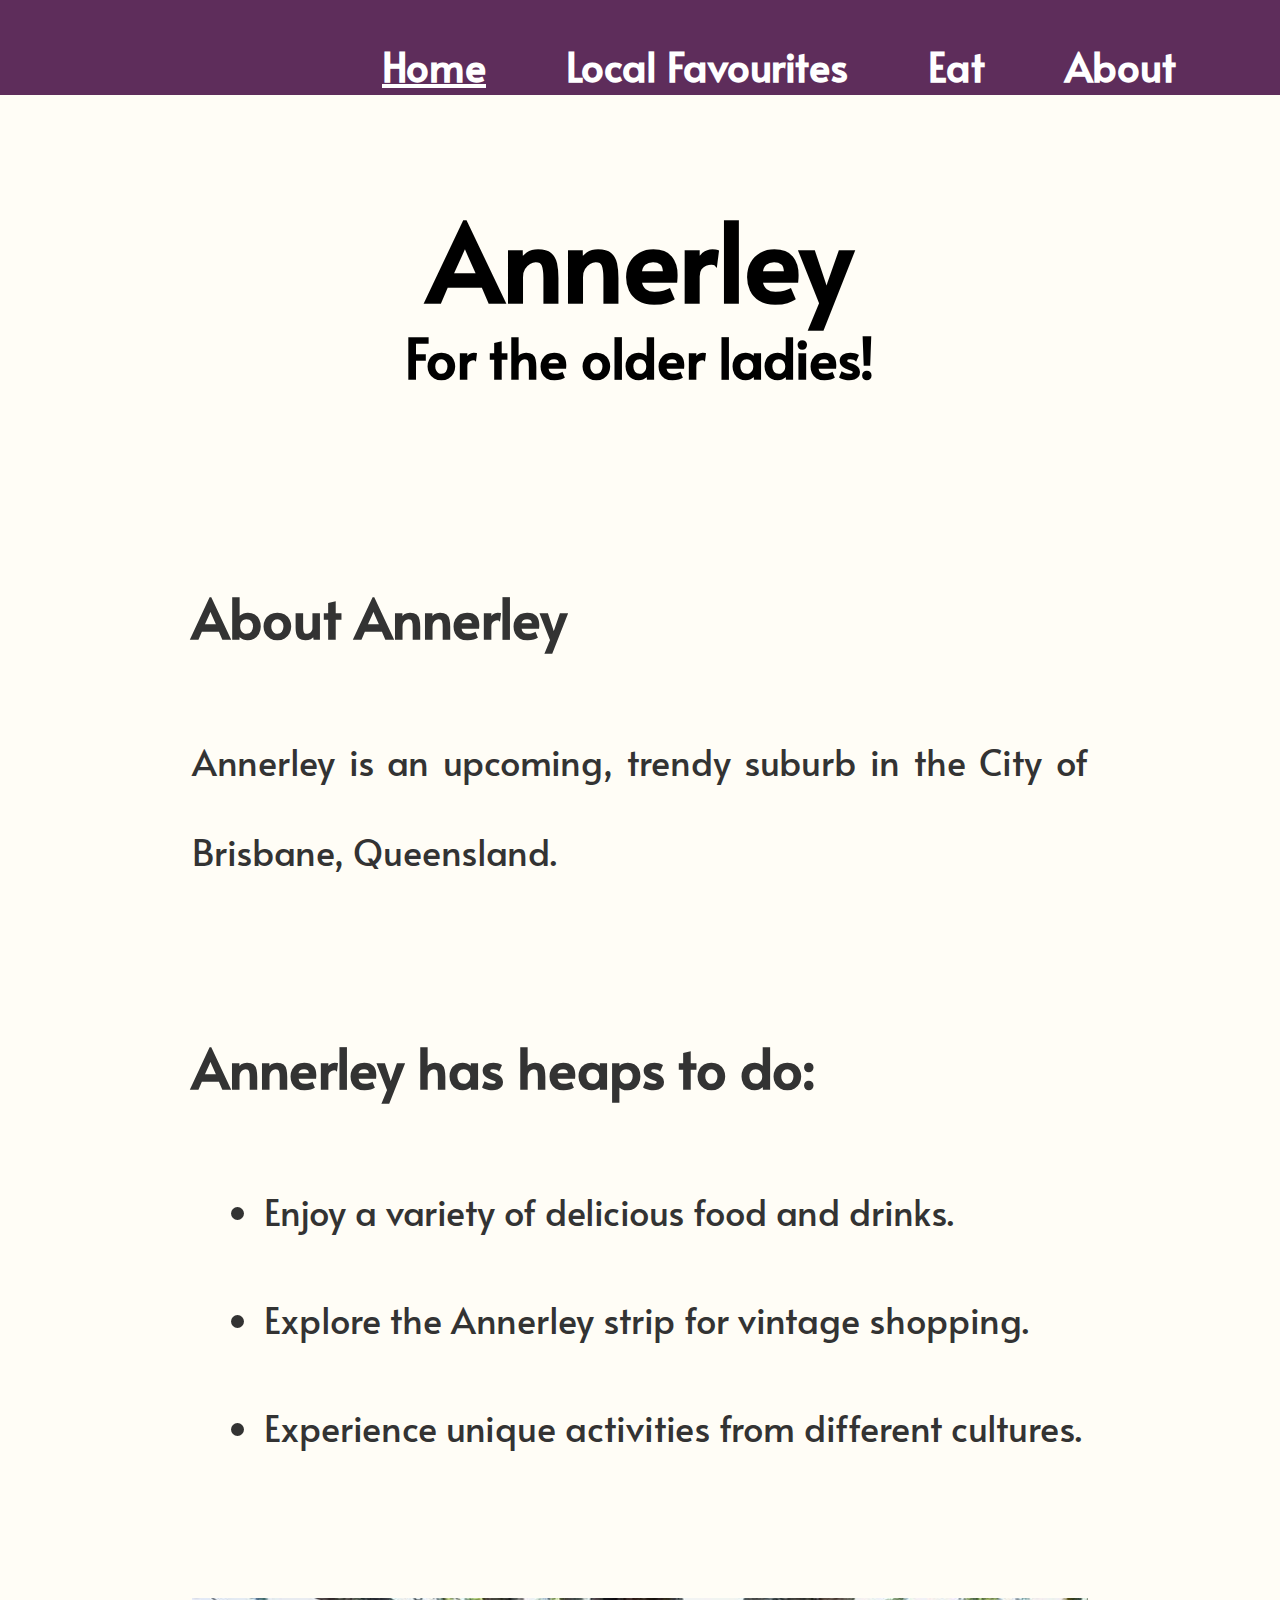
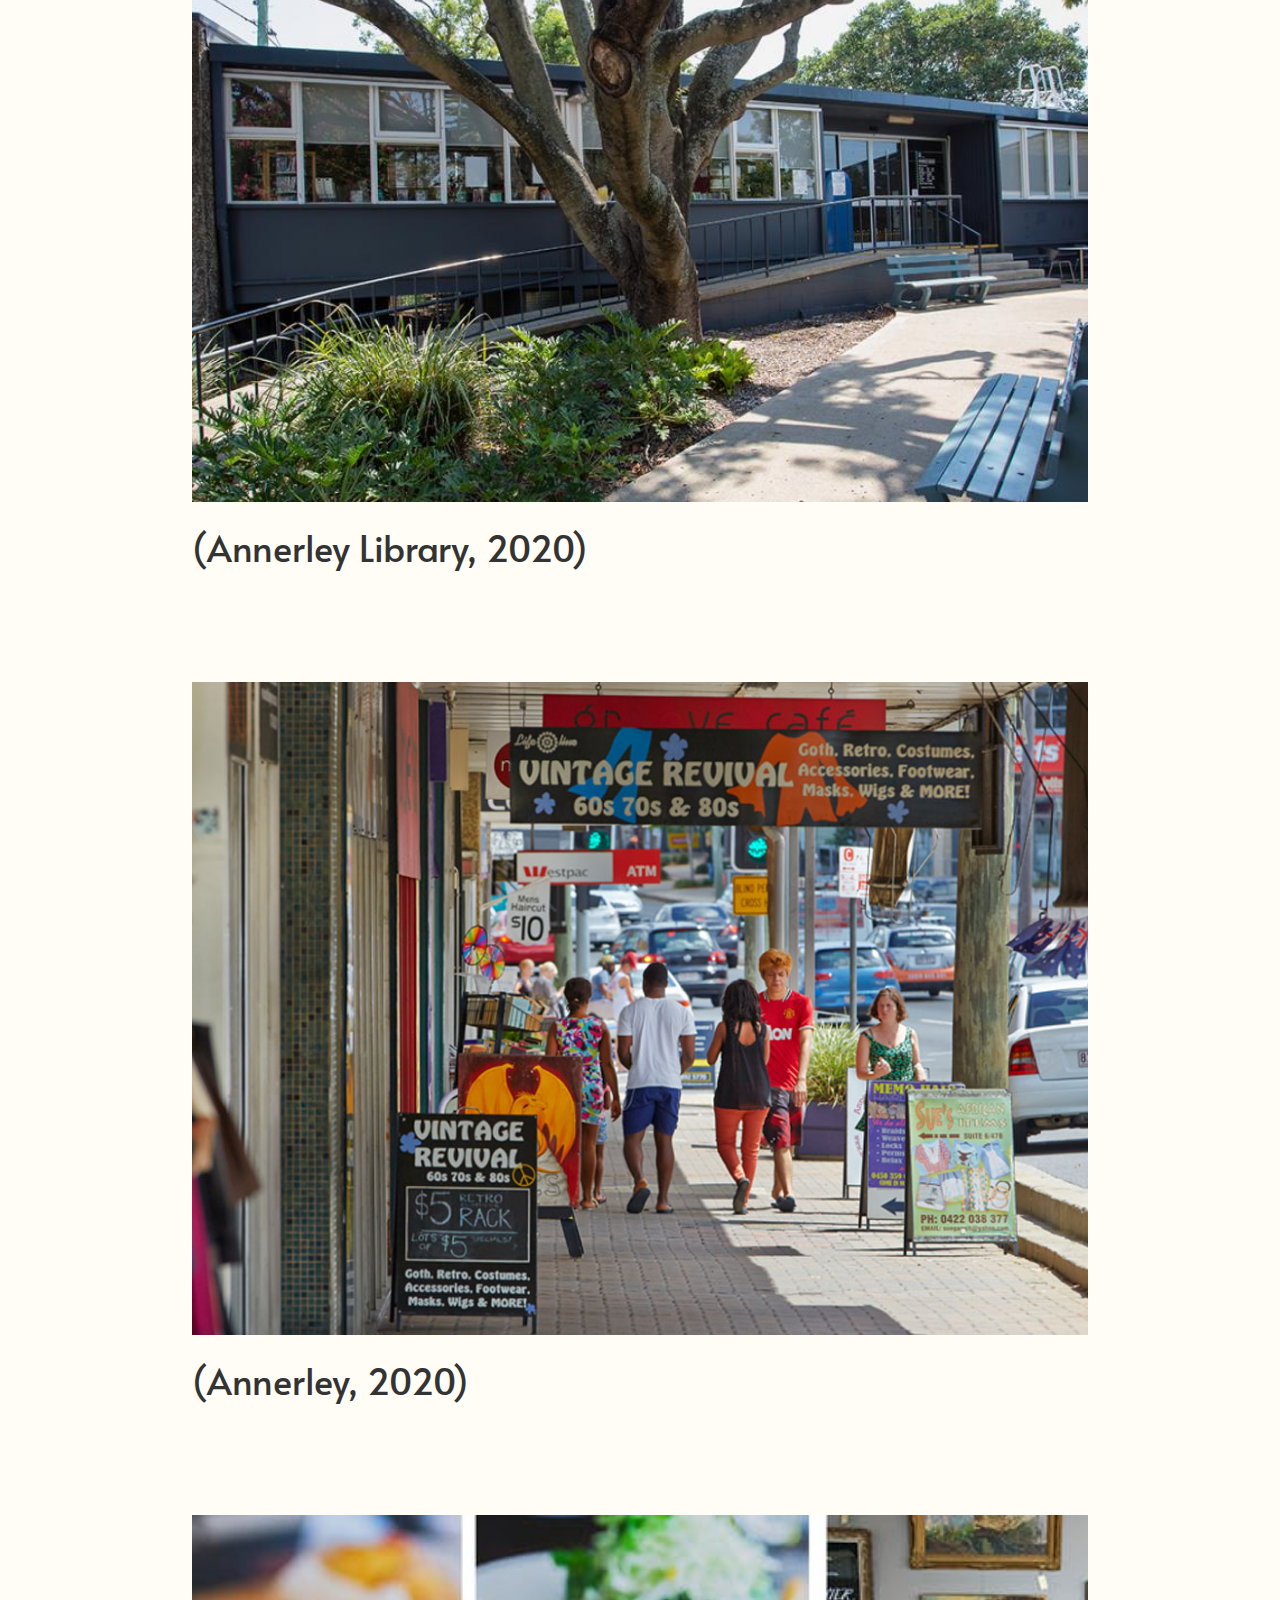
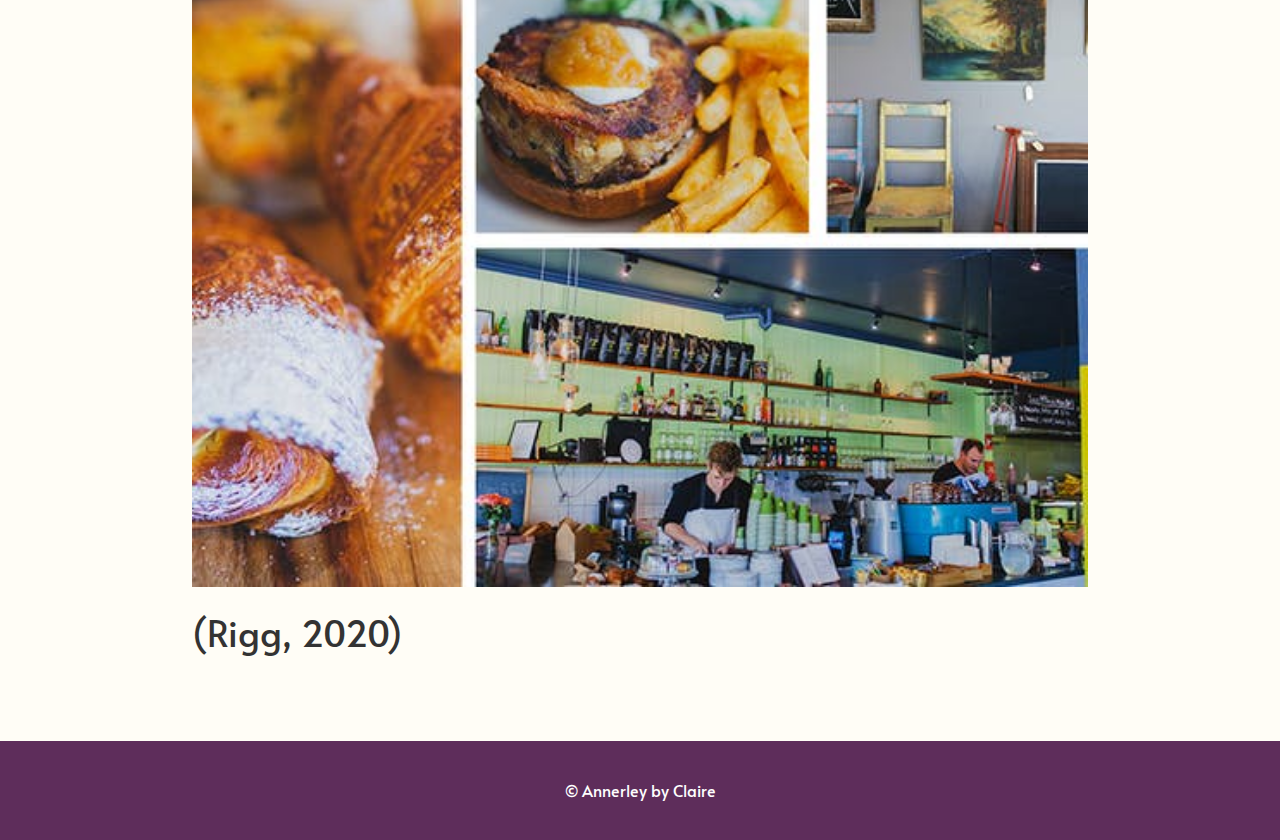
<file: index.html>
<!doctype html>
<html lang="en">
	<head>
		<meta charset="utf-8">
		<title>Annerley for the Senior Ladies</title>
        <link rel="stylesheet" type="text/css" href="css/style.css" />
        <link href='https://fonts.googleapis.com/css?family=Alata' rel='stylesheet'>
    </head>
    
	<body>
		<nav>
			<ul>
				<li class="active" aria-current="true">
					<a href="index.html" aria-label="Home Page">Home</a>
				</li>
				<li>
					<a href="category1.html" aria-label="Local Favourites Page">Local Favourites</a>
				</li>
				<li>
					<a href="category2.html" aria-label="Places to Eat Page">Eat</a>
                </li>
                <li>
					<a href="references.html" aria-label="About Page">About</a>
				</li>
			</ul>
		</nav>
		<article id="main-content">
            <header>
                <h1>Annerley</h1>
                <h2>For the older ladies!</h2>
            </header>
            <br>
			<h2>About Annerley</h2>
			<p>Annerley is an upcoming, trendy suburb in the City of Brisbane, Queensland.</p>
            <br>
			<h2>Annerley has heaps to do:</h2>

                <ul>
                    <li>Enjoy a variety of delicious food and drinks.</li>
                    <li>Explore the Annerley strip for vintage shopping.</li>
                    <li>Experience unique activities from different cultures.</li>
                </ul>

            
            <br>
            <div id="full-image">
                <figure>
                    <img src="images/annerley_library.jpg" alt="The Annerley libary local garden.">
                    <figcaption>(Annerley Library, 2020)</figcaption>
                </figure>
                <br>
                <figure>
                    <img src="images/annerley_main_strip.jpg" alt="The Annerley shopping strip.">
                    <figcaption>(Annerley, 2020)</figcaption>
                </figure>
                <br>
                <figure>
                    <img src="images/food_in_annerley.jpg" alt="Different food from around Annerley local businesses.">
                    <figcaption>(Rigg, 2020)</figcaption>
                </figure>
                
            </div>
        
		</article>
		
		<footer>
			&copy; Annerley by Claire
		</footer>
		
	</body>
</html>
</file>
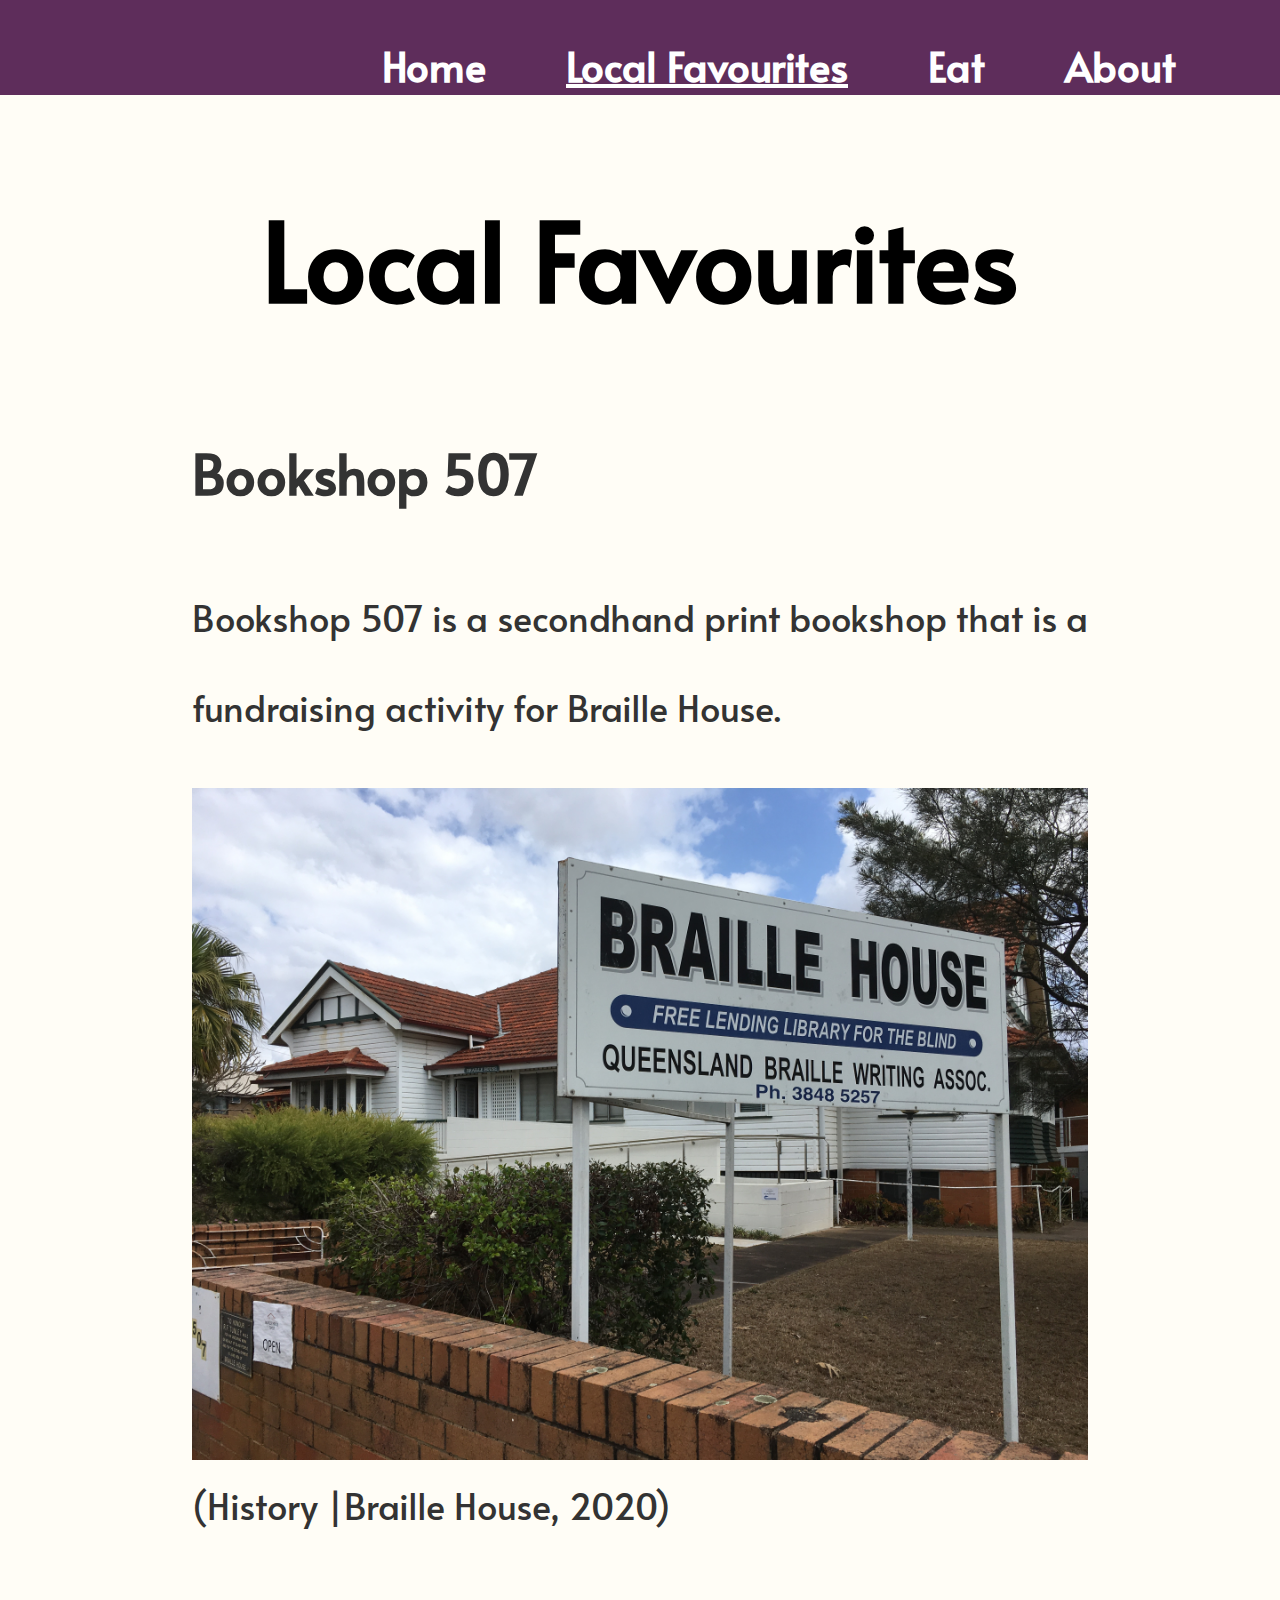
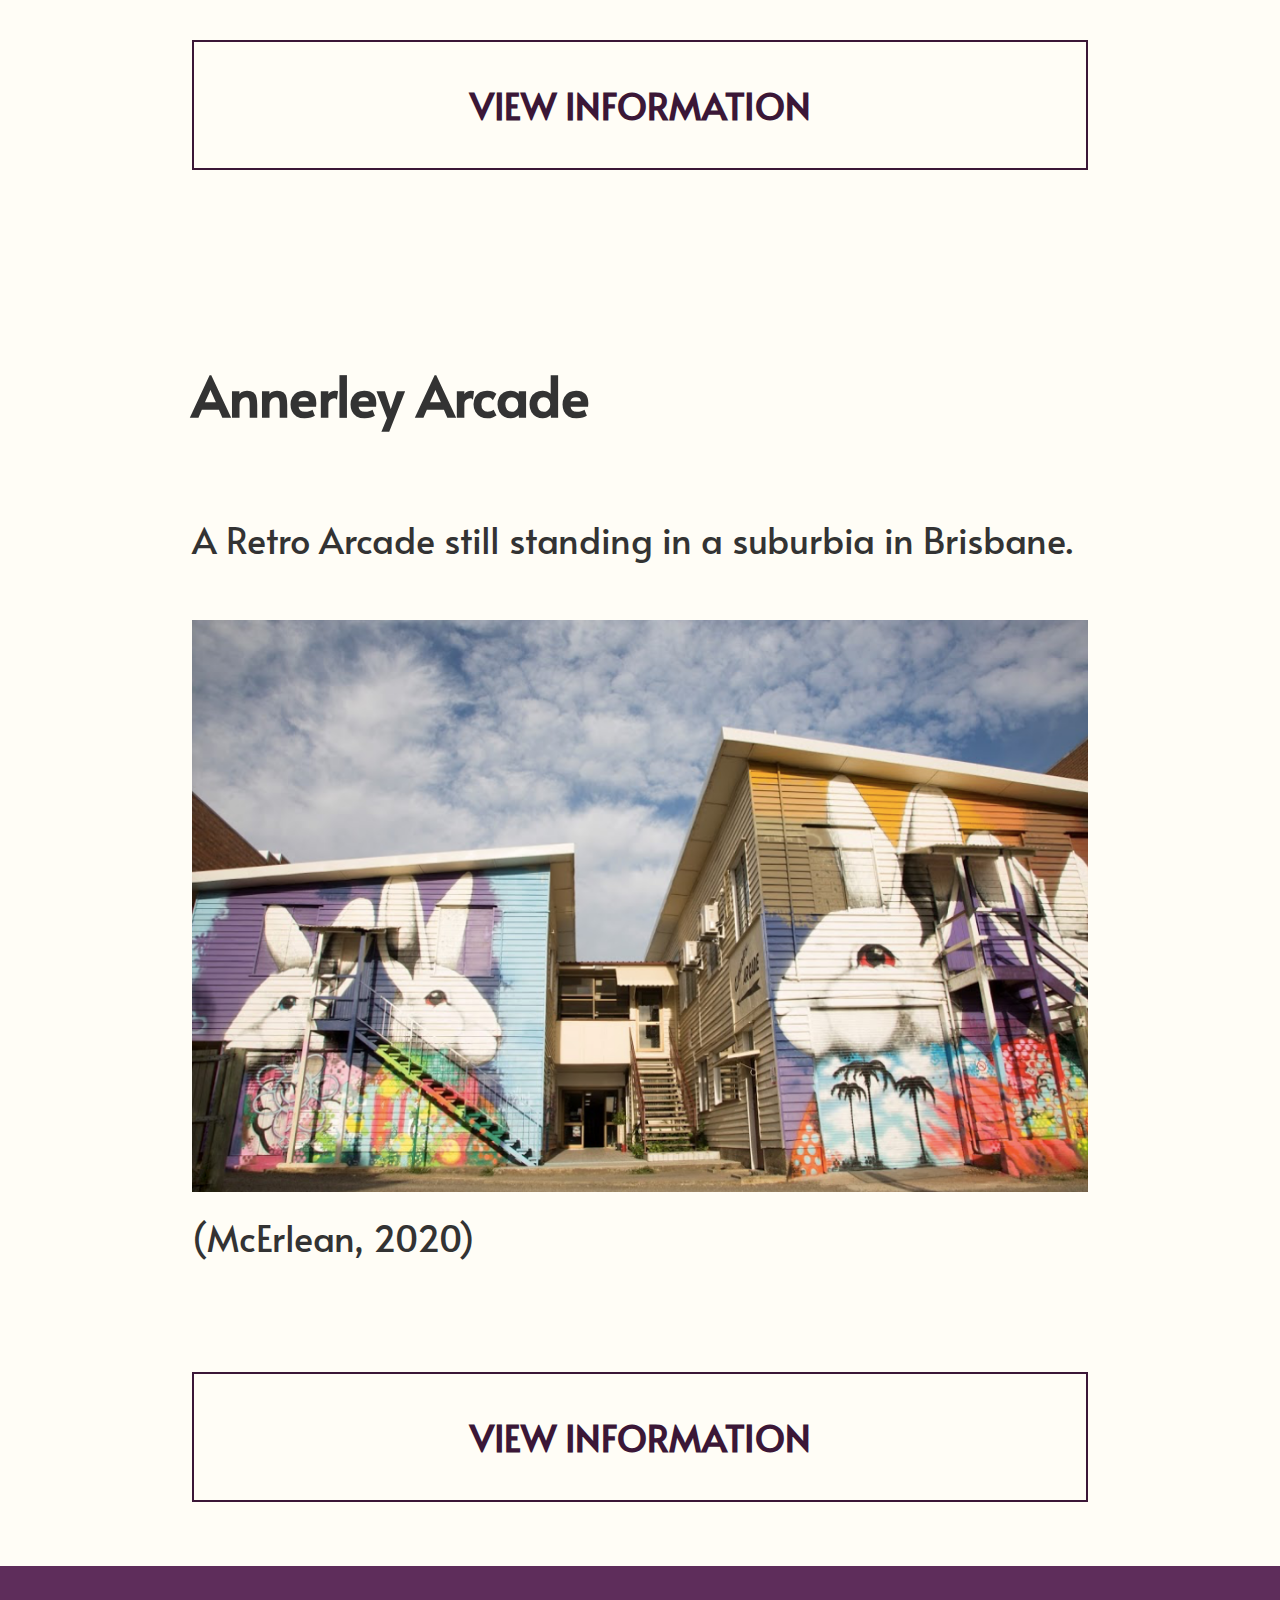
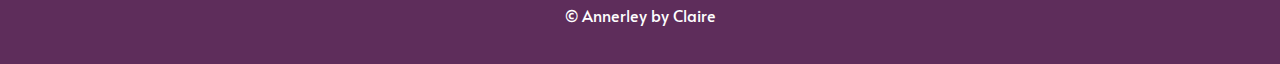
<file: category1.html>
<!doctype html>
<html lang="en">
	<head>
		<meta charset="utf-8">
		<title>Local Favourites</title>
        <link rel="stylesheet" type="text/css" href="css/style.css" />
        <link href='https://fonts.googleapis.com/css?family=Alata' rel='stylesheet'>
	</head>
	<body>

		<nav>
			<ul>
				<li >
					<a href="index.html" aria-label="Home Page">Home</a>
				</li>
				<li class="active" aria-current="true">
					<a href="category1.html" aria-label="Local Favourites Page">Local Favourites</a>
				</li>
				<li>
					<a href="category2.html" aria-label="Places to Eat Page">Eat</a>
                </li>
                <li>
					<a href="references.html" aria-label="About Page">About</a>
				</li>
			</ul>
		</nav>
	
		
		<article id="main-content">
            <header>
                <h1>Local Favourites</h1>
            </header>
            <br>
			<h2>Bookshop 507</h2>
            <p>Bookshop 507 is a secondhand print bookshop that is a fundraising activity for Braille House.</p>
            <div id="full-image">
                <figure>
                    <img src="images/braille_bookshop.jpg" alt="Annerley Braille House from the outside.">
                    <figcaption>(History |Braille House, 2020)</figcaption>
                </figure>
                <br>
                <a href="placebookshop.html" class="main-button" aria-label="Button to access more information.">View Information</a>
                <br>
                <br>
                <h2>Annerley Arcade</h2>
                <p>A Retro Arcade still standing in a suburbia in Brisbane. </p>
                <figure>
                    <img src="images/arcade.png" alt="Image of the back of Annerley Arcade.">
                    <figcaption>(McErlean, 2020)</figcaption>
                </figure>
                
            </div>
            <br>
            <a href="placearcade.html" class="main-button" aria-label="Button to access more information.">View Information</a>
		</article>
		
		<footer>
			&copy; Annerley by Claire
		</footer>
		
	</body>
</html>
</file>
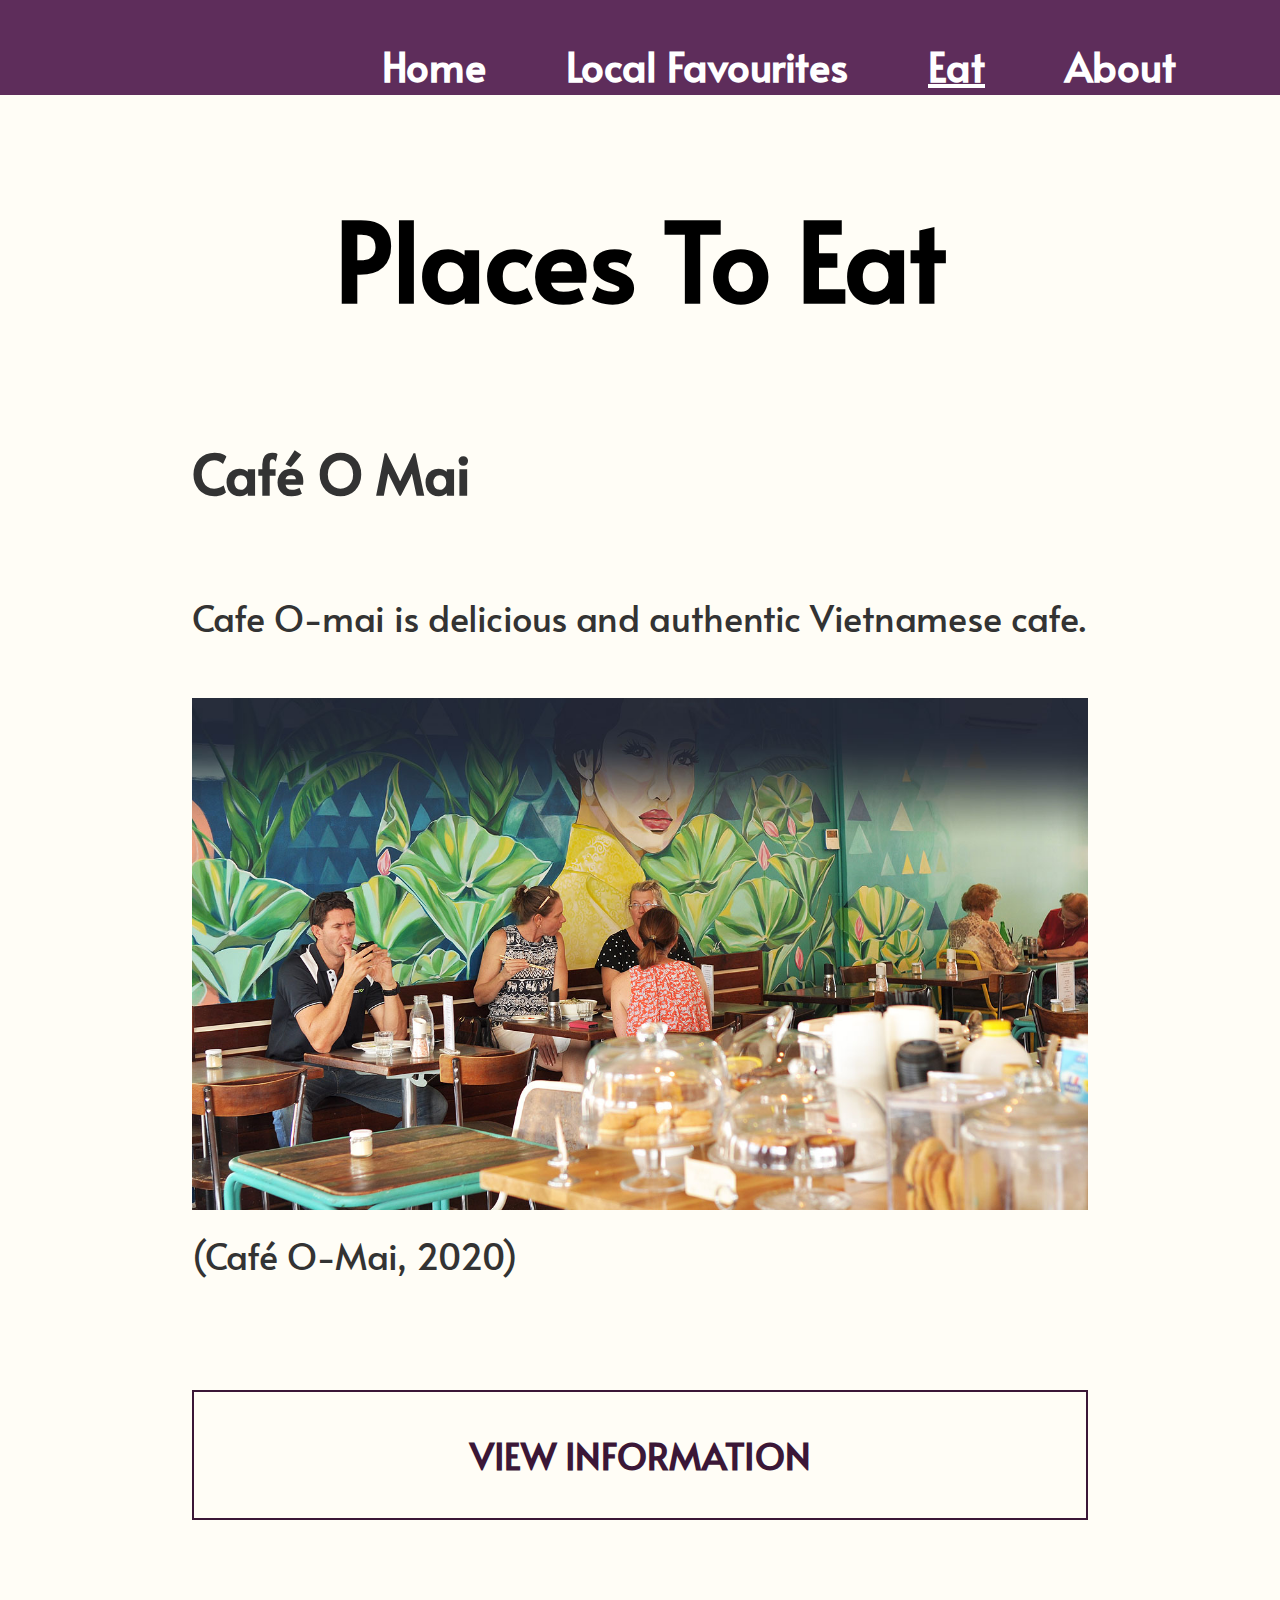
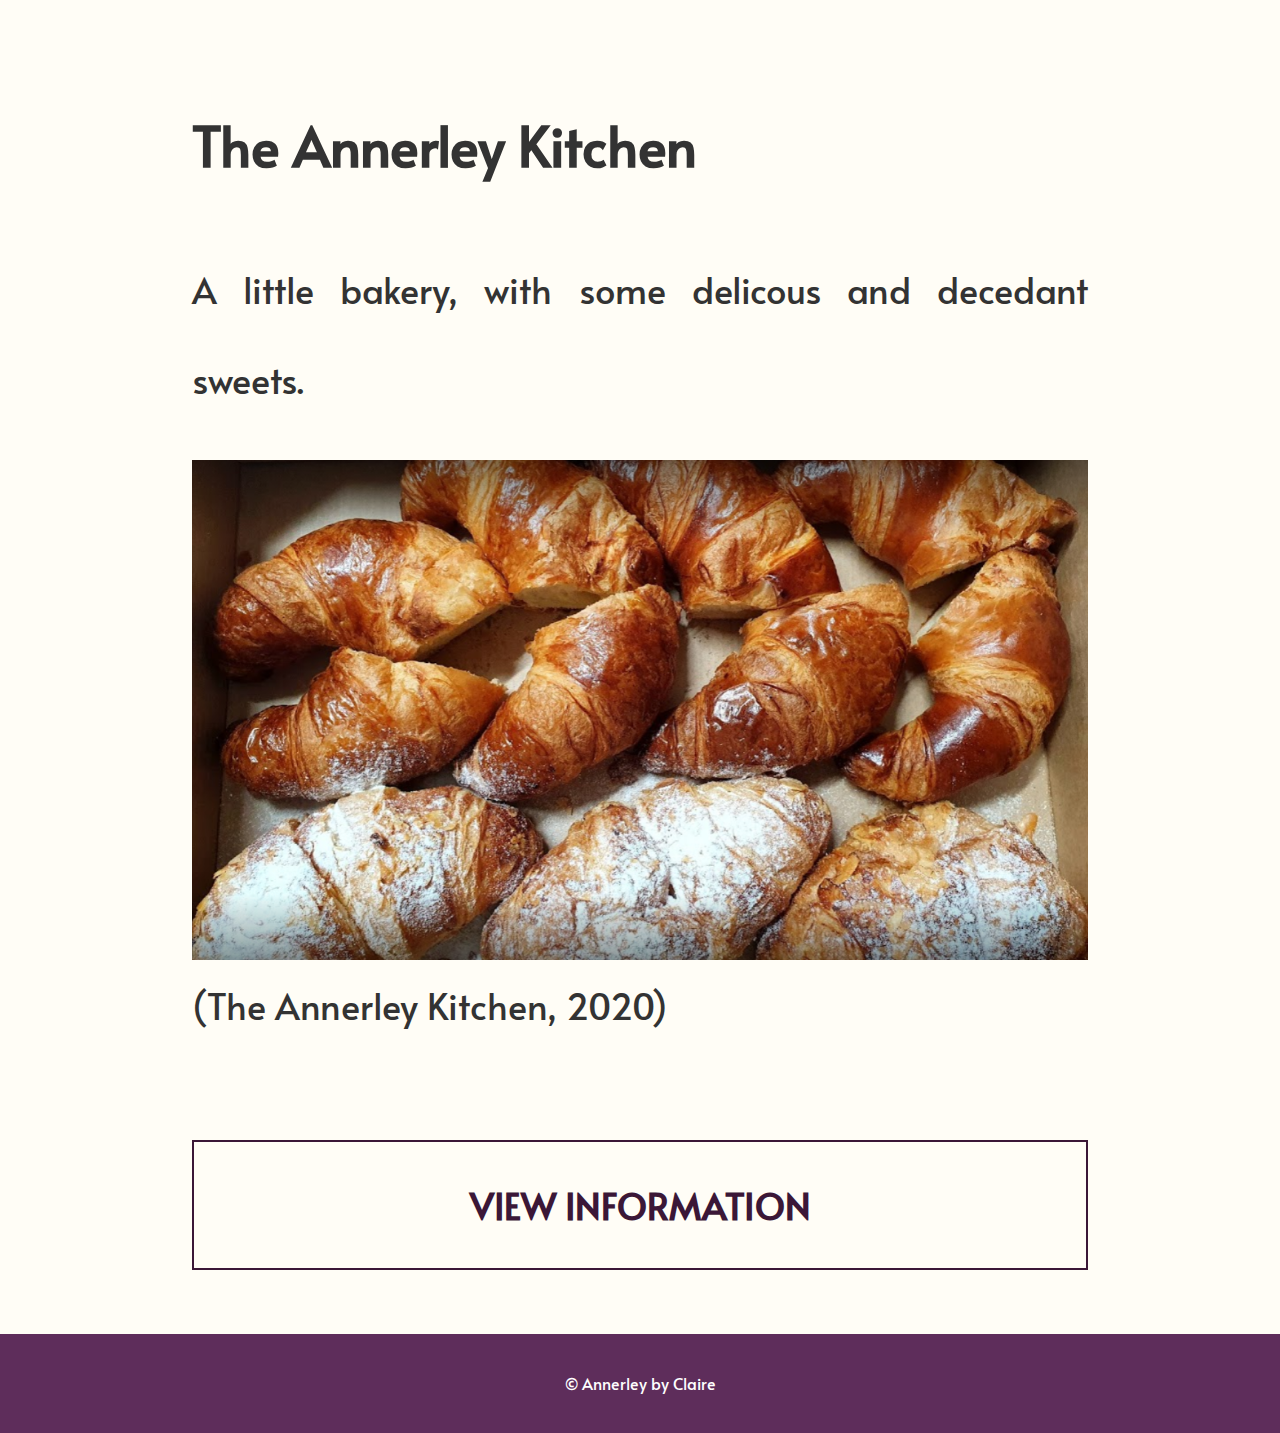
<file: category2.html>
<!doctype html>
<html lang="en">
	<head>
		<meta charset="utf-8">
		<title>Places to Eat</title>
        <link rel="stylesheet" type="text/css" href="css/style.css" />
        <link href='https://fonts.googleapis.com/css?family=Alata' rel='stylesheet'>
	</head>
	<body>

		<nav>
			<ul>
				<li >
					<a href="index.html" aria-label="Home Page">Home</a>
				</li>
				<li >
					<a href="category1.html" aria-label="Local Favourites Page">Local Favourites</a>
				</li>
				<li class="active" aria-current="true">
					<a href="category2.html" aria-label="Places to Eat Page">Eat</a>
                </li>
                <li>
					<a href="references.html" aria-label="About Page">About</a>
				</li>
			</ul>
		</nav>
	
		
        
		<article id="main-content">
            <header>
                <h1>Places To Eat</h1>
            </header>
            <br>
			<h2>Café O Mai</h2>
            <p>Cafe O-mai is delicious and authentic Vietnamese cafe. </p>
             <div id="full-image">
                <figure>
                    <img src="images/cafe_o_mai_inside.jpg" alt="Image of Cafe O Mai restaurant from the inside.">
                    <figcaption>(Café O-Mai, 2020)</figcaption>
                </figure>
                <br>
                <a href="placecafe.html" class="main-button" aria-label="Button to access more information.">View Information</a>
                <br>
                <br>
                <h2>The Annerley Kitchen</h2>
                <p>
                    A little bakery, with some delicous and decedant sweets.
                </p>
                <figure>
                    <img src="images/annerley_kitchen_sweets.PNG" alt="Croissants from The Annerley Kitchen.">
                    <figcaption>(The Annerley Kitchen, 2020)</figcaption>
                </figure>
            </div>
            <br>
            <a href="placekitchen.html" class="main-button" aria-label="Button to access more information.">View Information</a>
		</article>
		
		<footer>
			&copy; Annerley by Claire
		</footer>
		
	</body>
</html>
</file>
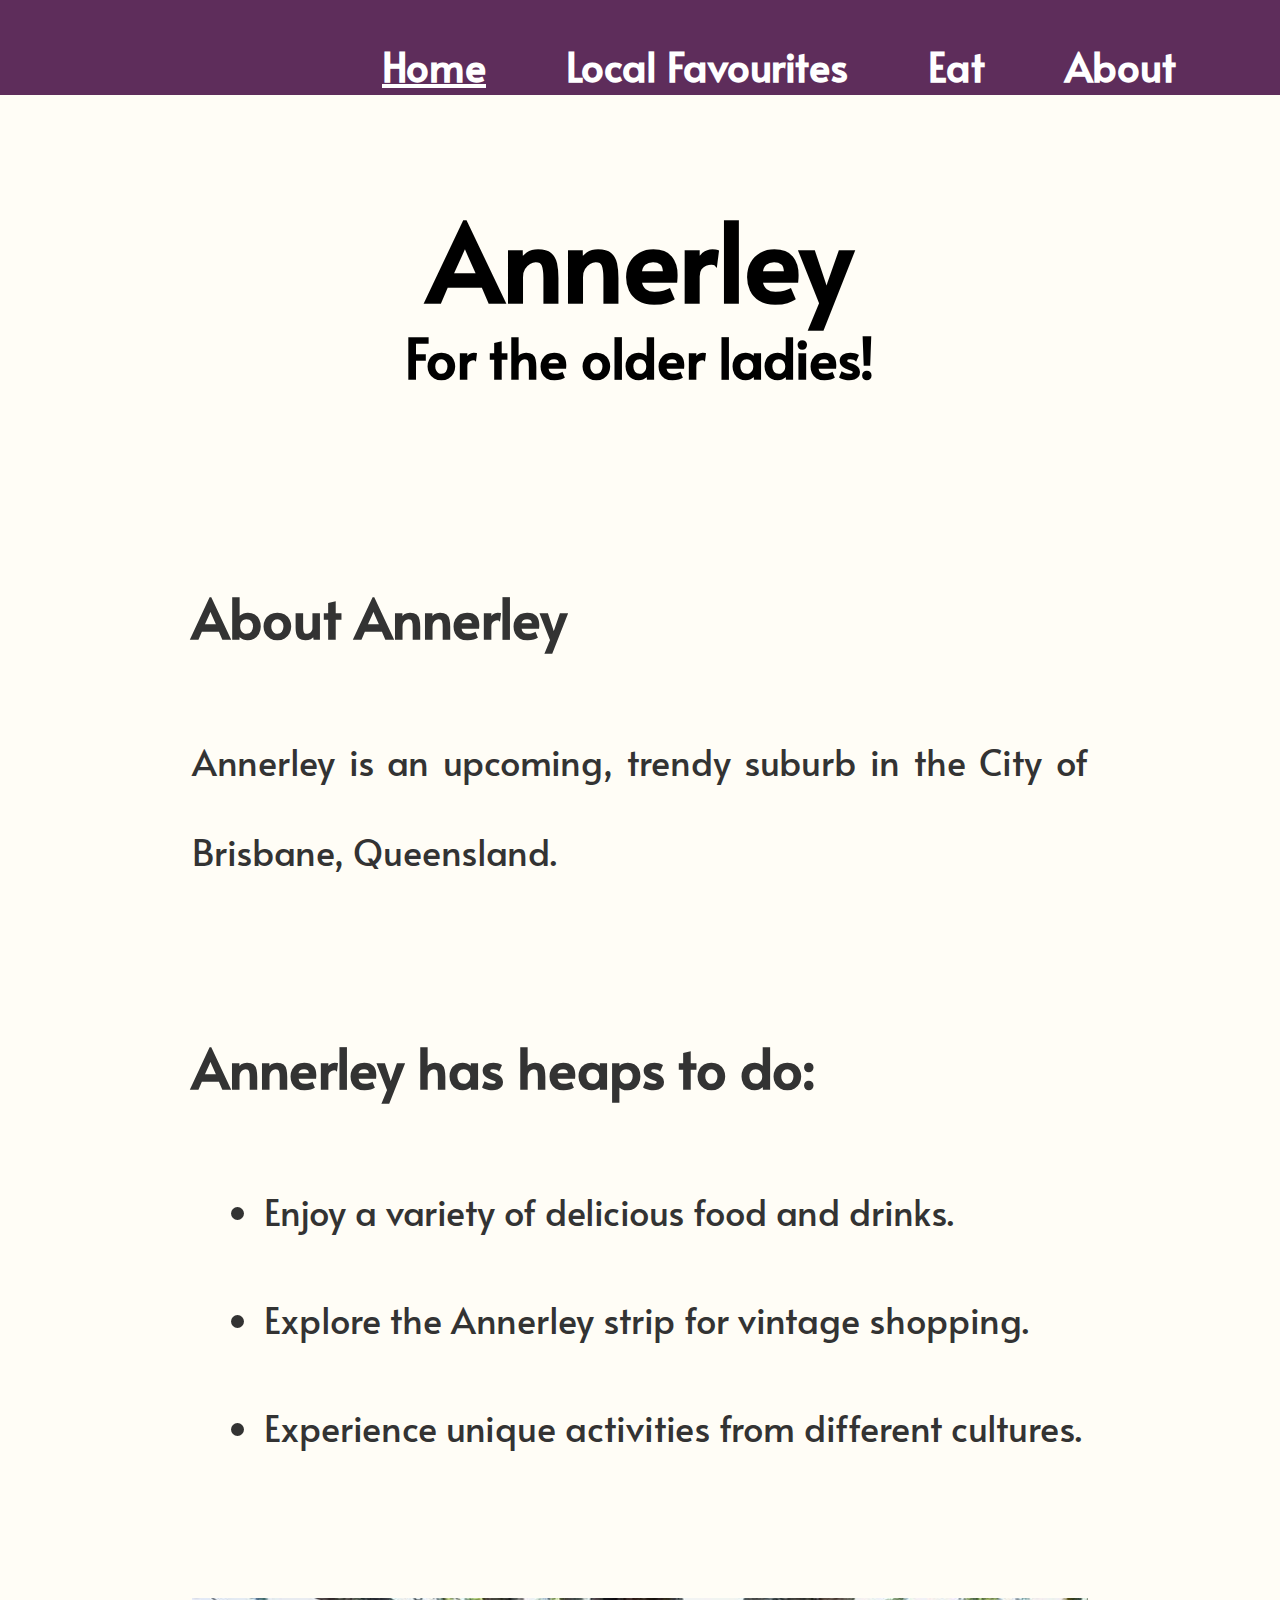
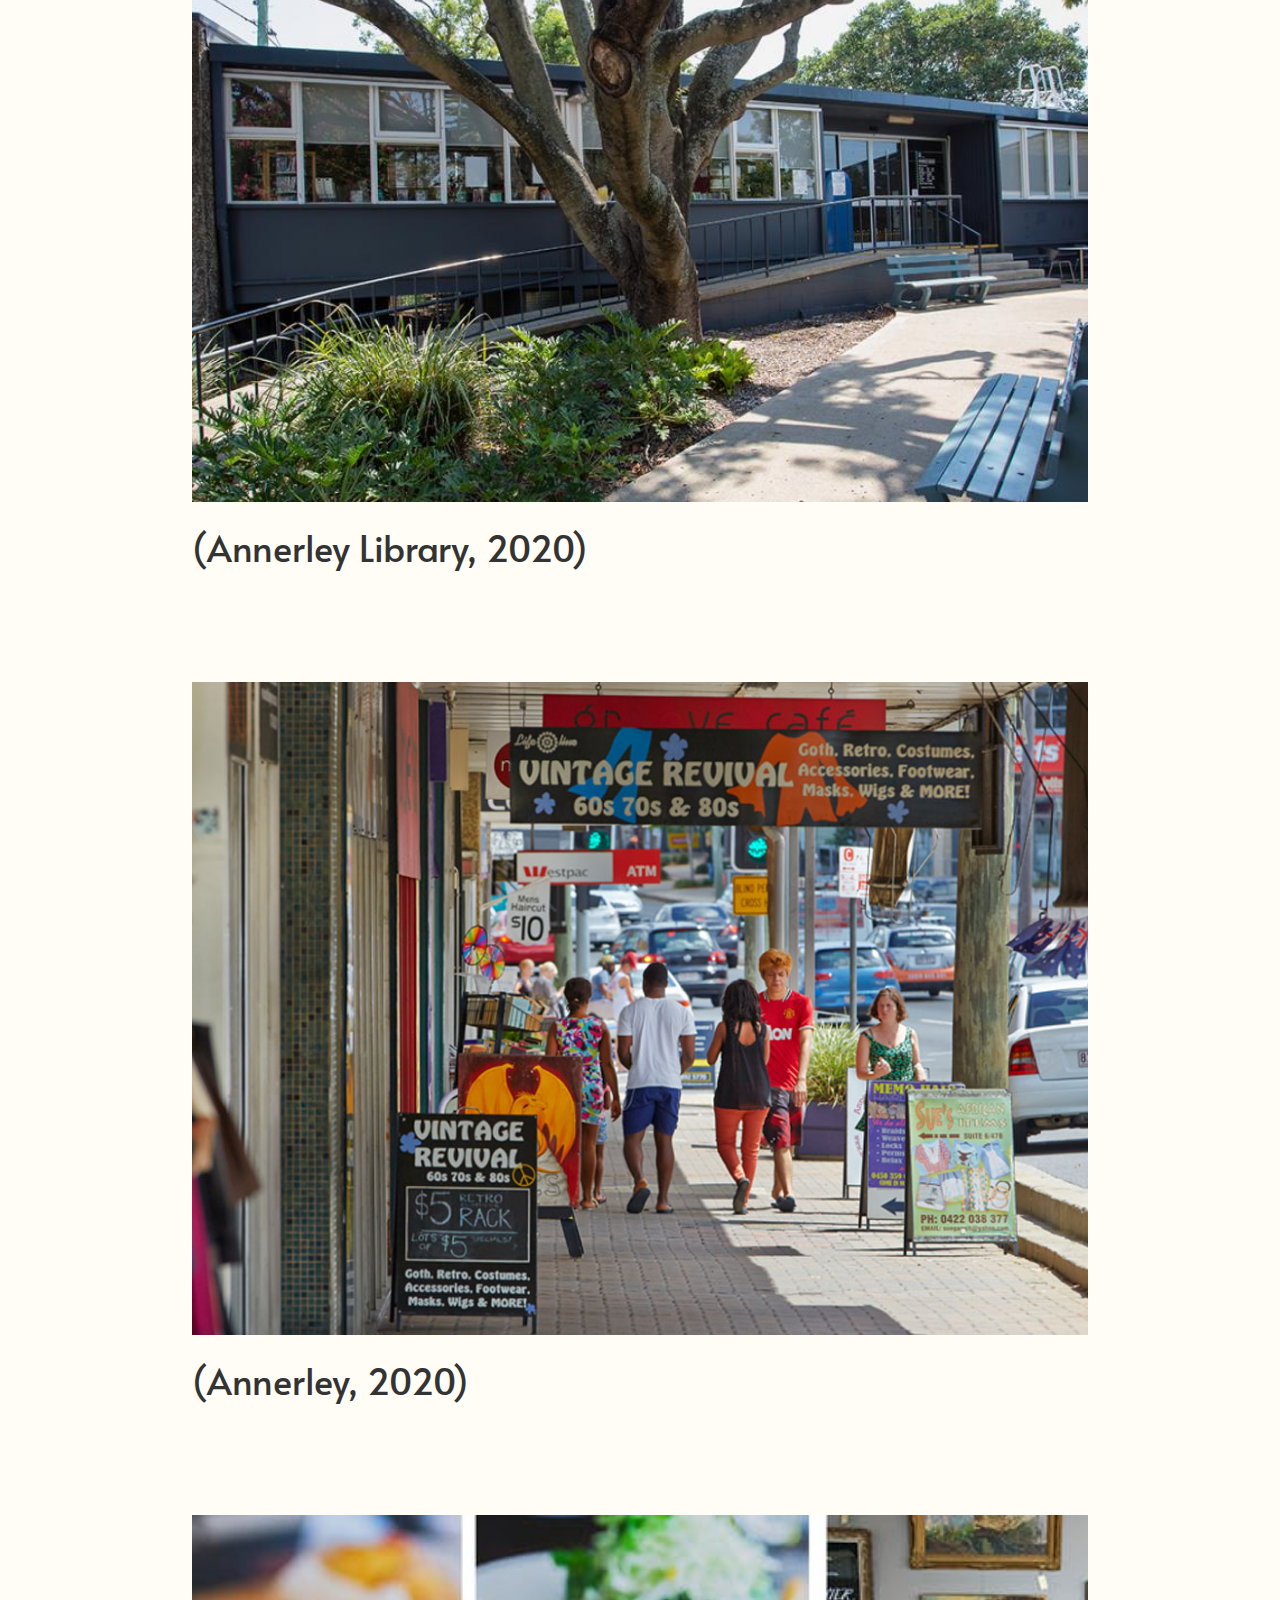
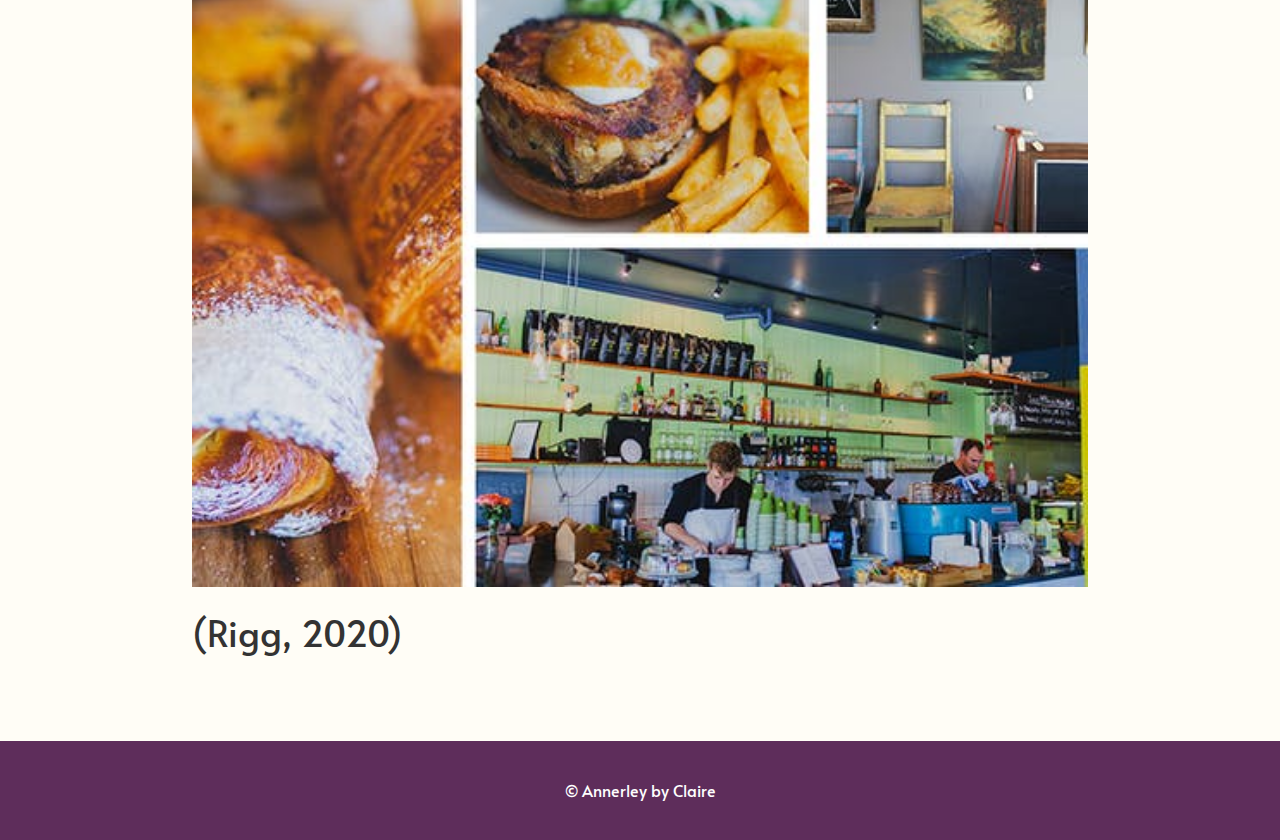
<file: home.html>
<!doctype html>
<html lang="en">
	<head>
		<meta charset="utf-8">
		<title>Annerley for the Senior Ladies</title>
        <link rel="stylesheet" type="text/css" href="css/style.css" />
        <link href='https://fonts.googleapis.com/css?family=Alata' rel='stylesheet'>
    </head>
    
	<body>
		<nav>
			<ul>
				<li class="active" aria-current="true">
					<a href="home.html" aria-label="Home Page">Home</a>
				</li>
				<li>
					<a href="category1.html" aria-label="Local Favourites Page">Local Favourites</a>
				</li>
				<li>
					<a href="category2.html" aria-label="Places to Eat Page">Eat</a>
                </li>
                <li>
					<a href="references.html" aria-label="About Page">About</a>
				</li>
			</ul>
		</nav>
		<article id="main-content">
            <header>
                <h1>Annerley</h1>
                <h2>For the older ladies!</h2>
            </header>
            <br>
			<h2>About Annerley</h2>
			<p>Annerley is an upcoming, trendy suburb in the City of Brisbane, Queensland.</p>
            <br>
			<h2>Annerley has heaps to do:</h2>

                <ul>
                    <li>Enjoy a variety of delicious food and drinks.</li>
                    <li>Explore the Annerley strip for vintage shopping.</li>
                    <li>Experience unique activities from different cultures.</li>
                </ul>

            
            <br>
            <div id="full-image">
                <figure>
                    <img src="images/annerley_library.jpg" alt="The Annerley libary local garden.">
                    <figcaption>(Annerley Library, 2020)</figcaption>
                </figure>
                <br>
                <figure>
                    <img src="images/annerley_main_strip.jpg" alt="The Annerley shopping strip.">
                    <figcaption>(Annerley, 2020)</figcaption>
                </figure>
                <br>
                <figure>
                    <img src="images/food_in_annerley.jpg" alt="Different food from around Annerley local businesses.">
                    <figcaption>(Rigg, 2020)</figcaption>
                </figure>
                
            </div>
        
		</article>
		
		<footer>
			&copy; Annerley by Claire
		</footer>
		
	</body>
</html>
</file>
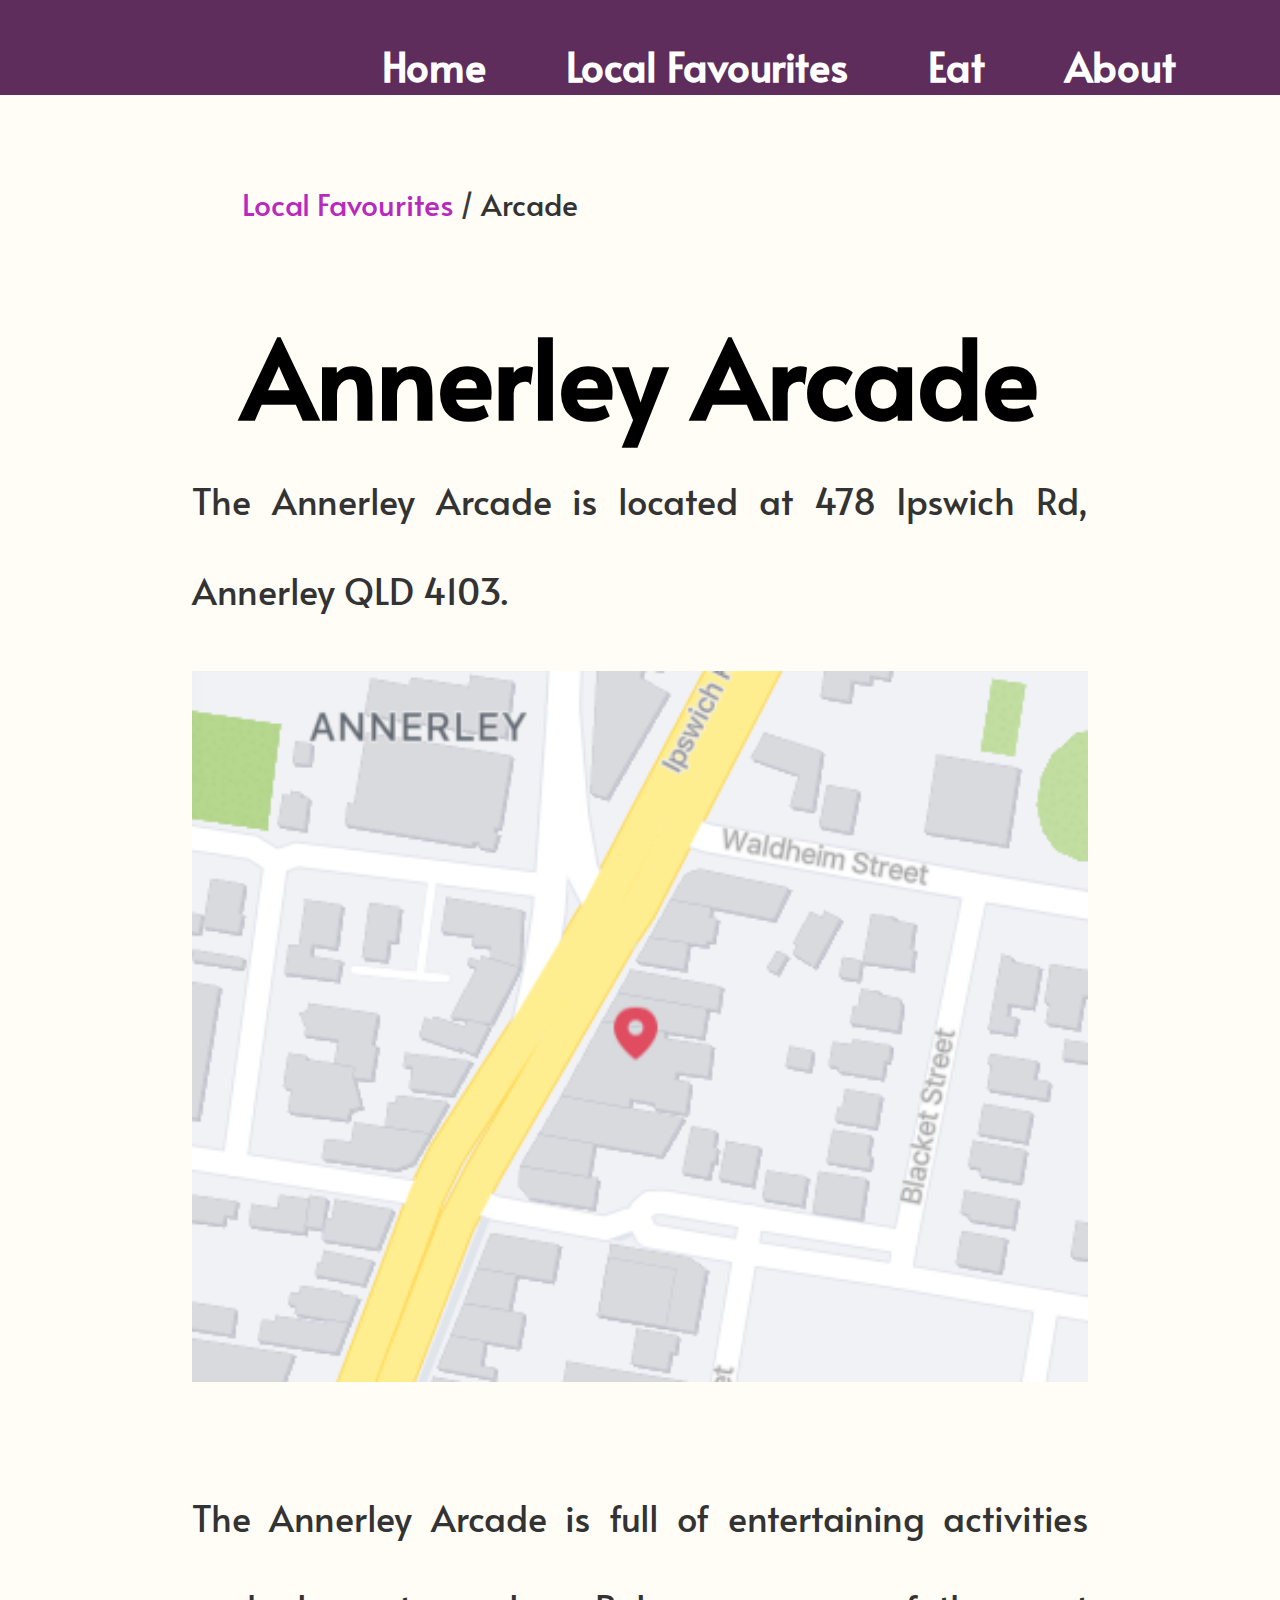
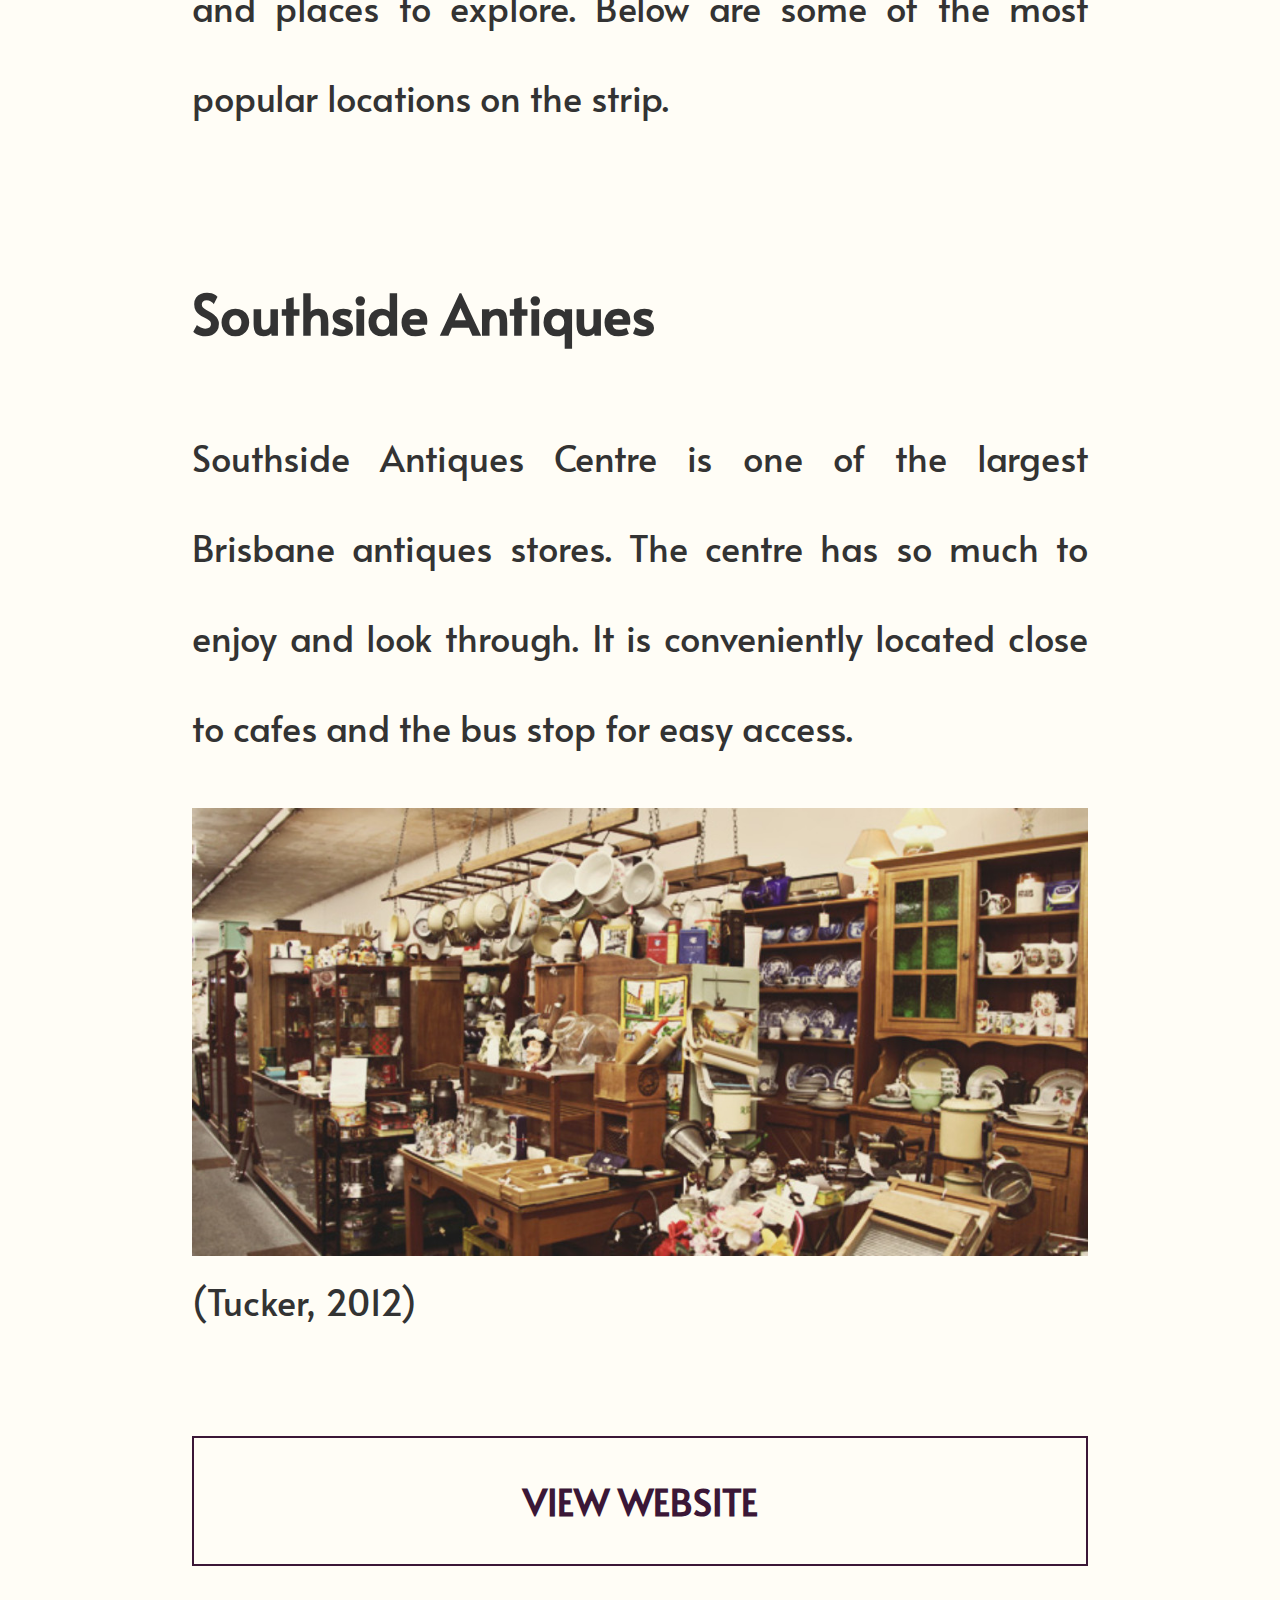
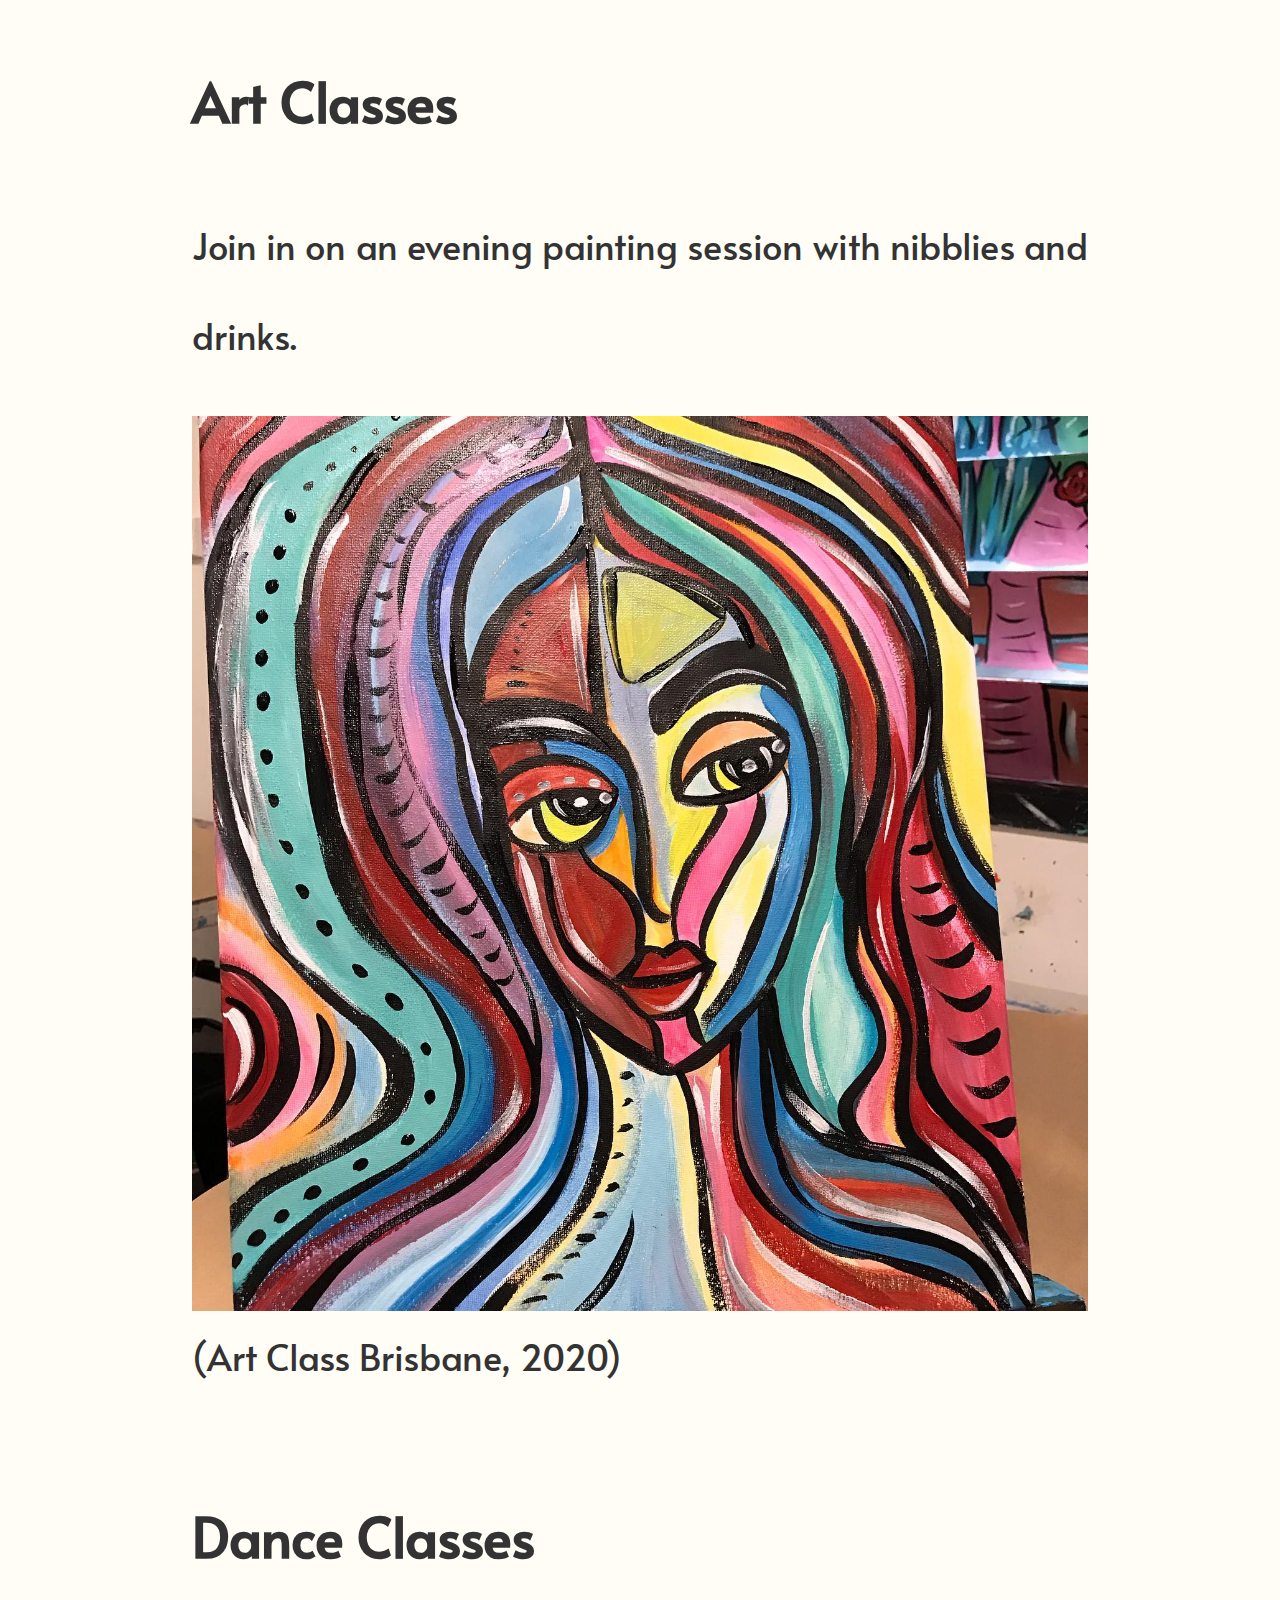
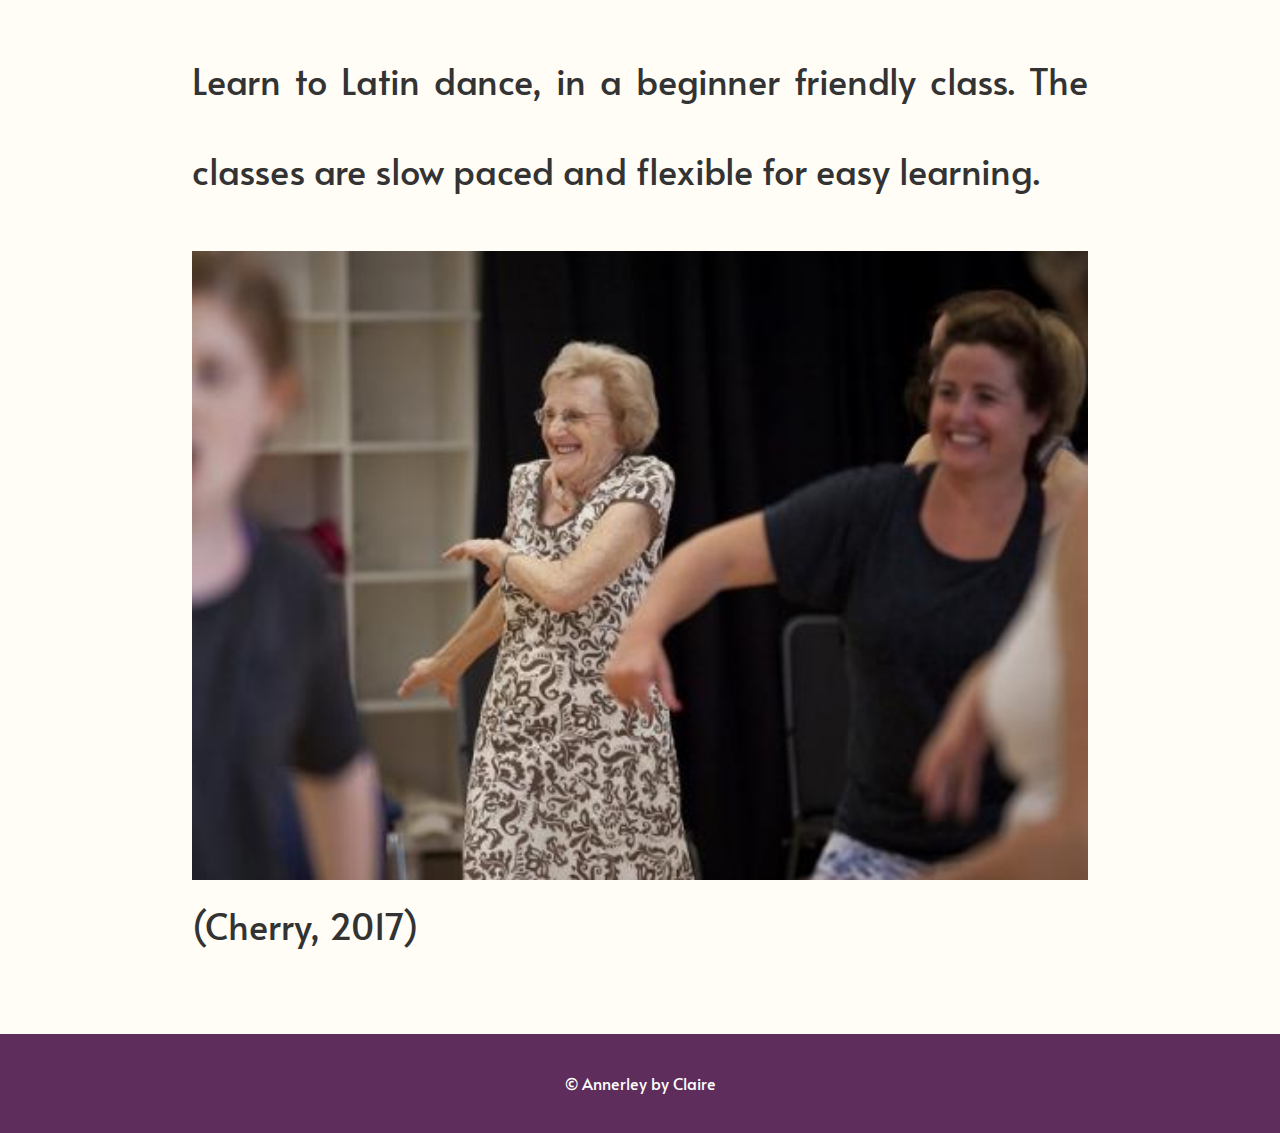
<file: placearcade.html>
<!doctype html>
<html lang="en">
	<head>
		<meta charset="utf-8">
		<title>Destination: The Annerley Arcade</title>
        <link rel="stylesheet" type="text/css" href="css/style.css" />
        <link href='https://fonts.googleapis.com/css?family=Alata' rel='stylesheet'>
	</head>
	<body>

		<nav>
			<ul>
				<li >
					<a href="index.html" aria-label="Home Page">Home</a>
				</li>
				<li >
					<a href="category1.html" aria-label="Local Favourites Page">Local Favourites</a>
				</li>
				<li>
					<a href="category2.html" aria-label="Places to Eat Page">Eat</a>
                </li>
                <li>
					<a href="references.html" aria-label="About Page">About</a>
				</li>
			</ul>
		</nav>
	
		
        
        <article id="main-content">
            <ul class="breadcrumb">
                <li><a href="category1.html">Local Favourites</a></li>
                <li>Arcade</li>
            </ul>
            <header>
                <h1>Annerley Arcade</h1>
            </header>
            <p>The Annerley Arcade is located at 478 Ipswich Rd, Annerley QLD 4103. </p>
            <div id="full-image">
                <img src="images/arcademap.PNG" alt="Map showing Location of arcade.">
            <br>
            <p>The Annerley Arcade is full of entertaining activities and places to explore. Below are some of the most popular locations on the strip.</p>
            <br>
            <h2>Southside Antiques</h2>
            <p>Southside Antiques Centre is one of the largest Brisbane antiques stores. The centre has so much to enjoy and look through. It is conveniently located close to cafes and the bus stop for easy access.</p>
            <figure>
                <img src="images/annerley_antiques_inside.jpg" alt="Image of antique shop interior.">
                <figcaption>(Tucker, 2012)</figcaption>
            </figure>
            <br>
            <a href="http://southsideantiques.com.au/" target="_blank" class="main-button">View Website</a>
            <br>
            <h2>Art Classes</h2>
            <p>Join in on an evening painting session with nibblies and drinks.</p>
            <figure>
                <img src="images/art_class.jpg" alt="Image of art from Annerley art class.">
                <figcaption>(Art Class Brisbane, 2020)</figcaption>
            </figure>   
            <br>
            <h2>Dance Classes</h2>
            <p>Learn to Latin dance, in a beginner friendly class. The classes are slow paced and flexible for easy learning.</p>
            <figure>
                <img src="images/elderly_dance.jpeg" alt="Image of elderly latin dancing.">
                <figcaption>(Cherry, 2017)</figcaption>
            </figure>         
            </div>
		</article>
		
		<footer>
			&copy; Annerley by Claire
		</footer>
		
	</body>
</html>
</file>
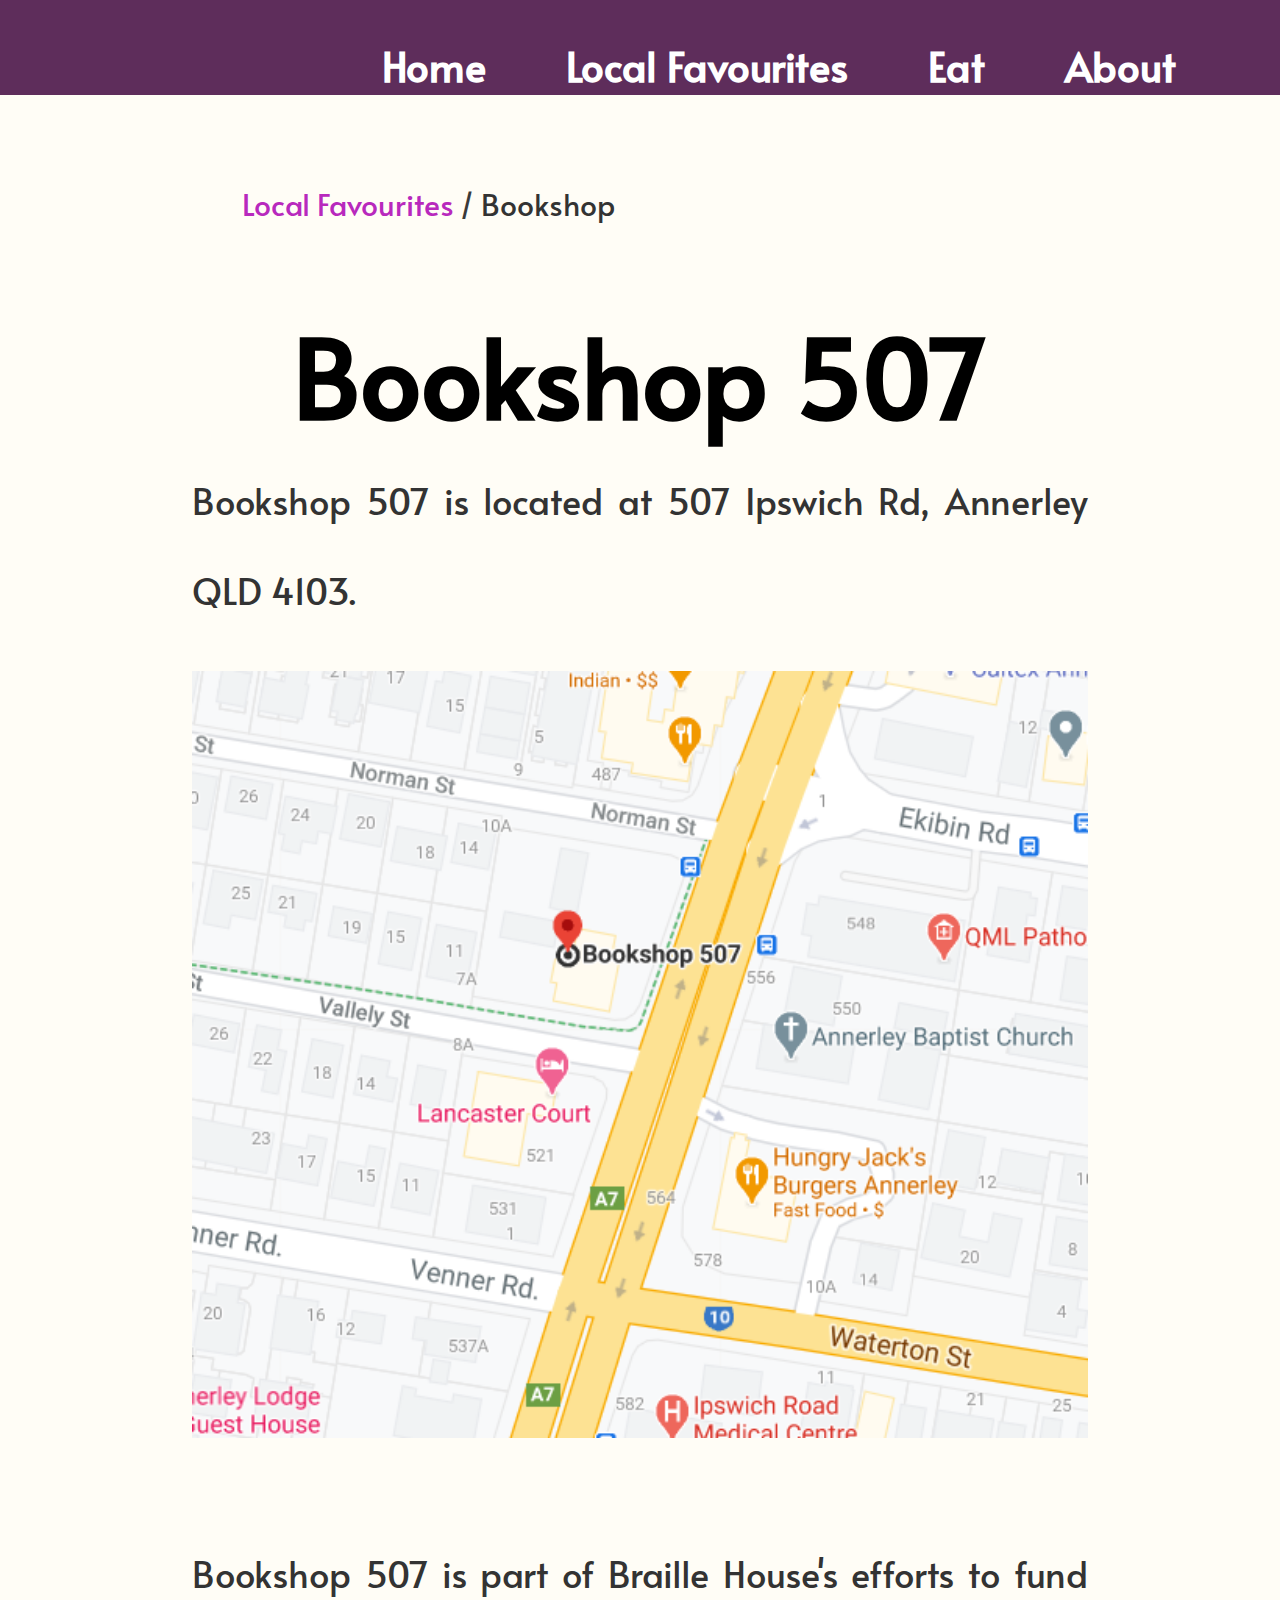
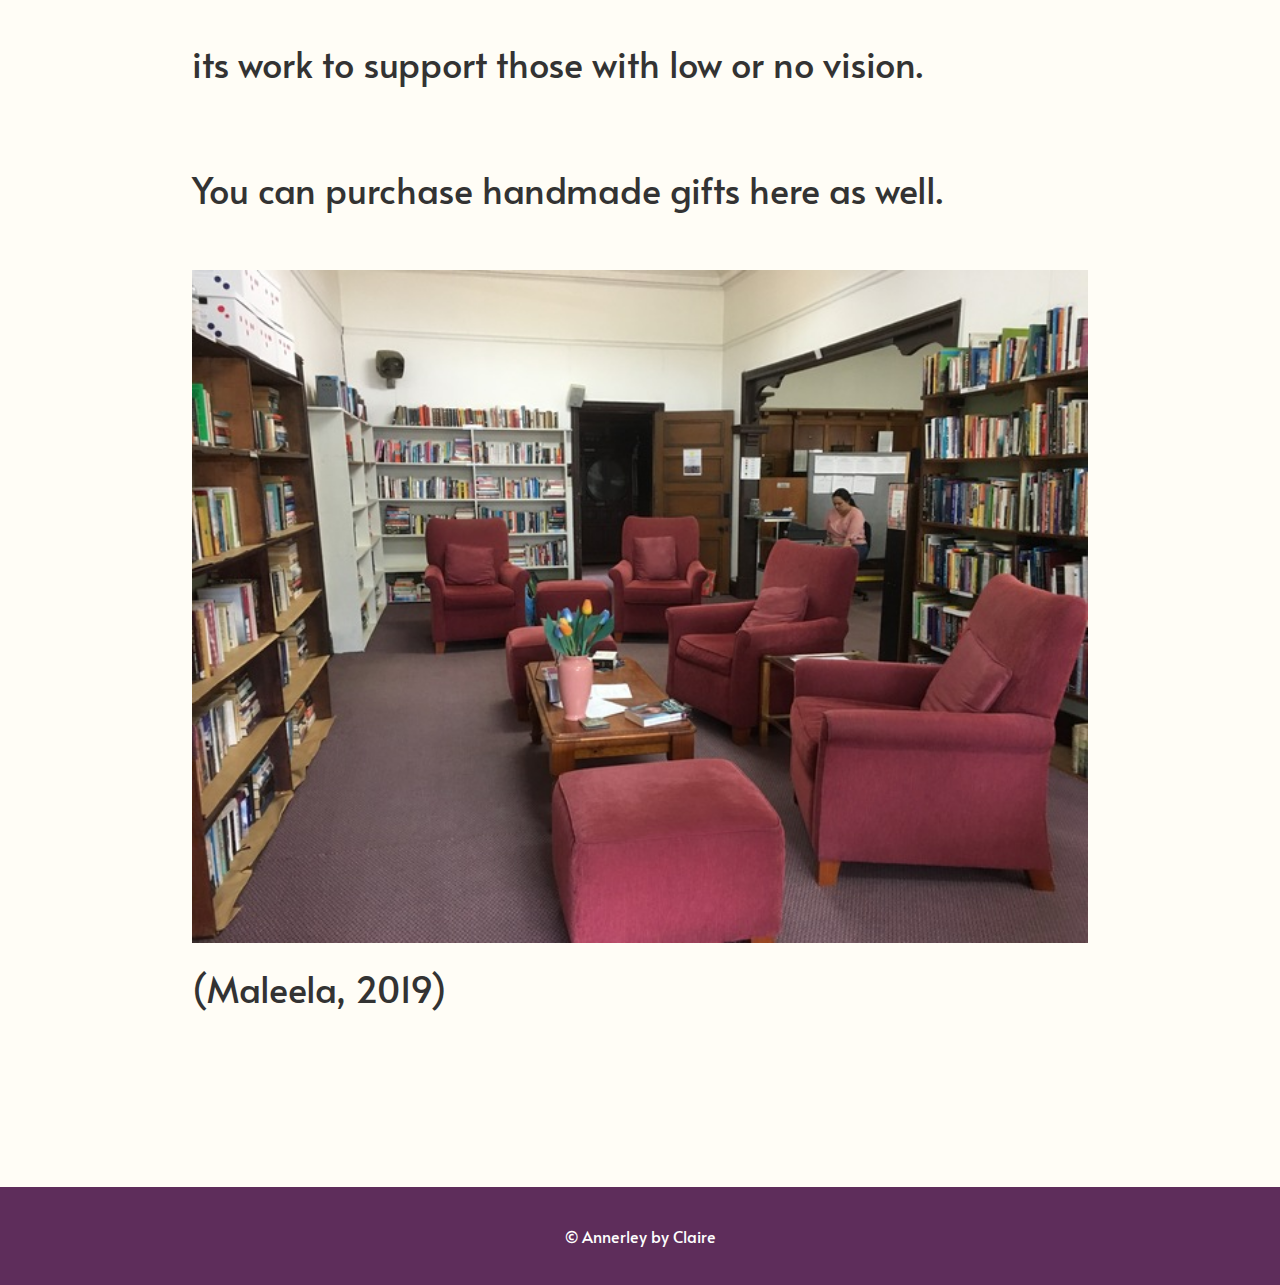
<file: placebookshop.html>
<!doctype html>
<html lang="en">
	<head>
		<meta charset="utf-8">
		<title>Destination: Bookshop 507</title>
        <link rel="stylesheet" type="text/css" href="css/style.css" />
        <link href='https://fonts.googleapis.com/css?family=Alata' rel='stylesheet'>
	</head>
	<body>

		<nav>
			<ul>
				<li >
					<a href="index.html" aria-label="Home Page">Home</a>
				</li>
				<li >
					<a href="category1.html" aria-label="Local Favourites Page">Local Favourites</a>
				</li>
				<li>
					<a href="category2.html" aria-label="Places to Eat Page">Eat</a>
                </li>
                <li>
					<a href="references.html" aria-label="About Page">About</a>
				</li>
			</ul>
		</nav>
	
		
        
		<article id="main-content">
            <ul class="breadcrumb">
                <li><a href="category1.html">Local Favourites</a></li>
                <li>Bookshop</li>
            </ul>
            <header>
                <h1>Bookshop 507</h1>  
            </header>
            <p>Bookshop 507 is located at 507 Ipswich Rd, Annerley QLD 4103.</p>
            <div id="full-image">
                <img src="images/bookshopmap.PNG" alt="Map showing Location of bookshop.">
            <br>
            <p>Bookshop 507 is part of Braille House's efforts to fund its work to support those with low or no vision.</p>
            <p>You can purchase handmade gifts here as well.</p>
            <figure>
                <img src="images/braille_bookshop_inside.jpg" alt="Image of bookshop from interior.">
                <figcaption>(Maleela, 2019)</figcaption>
            </figure>
            </div>
            <br>
		</article>
		
		<footer>
			&copy; Annerley by Claire
		</footer>
		
	</body>
</html>
</file>
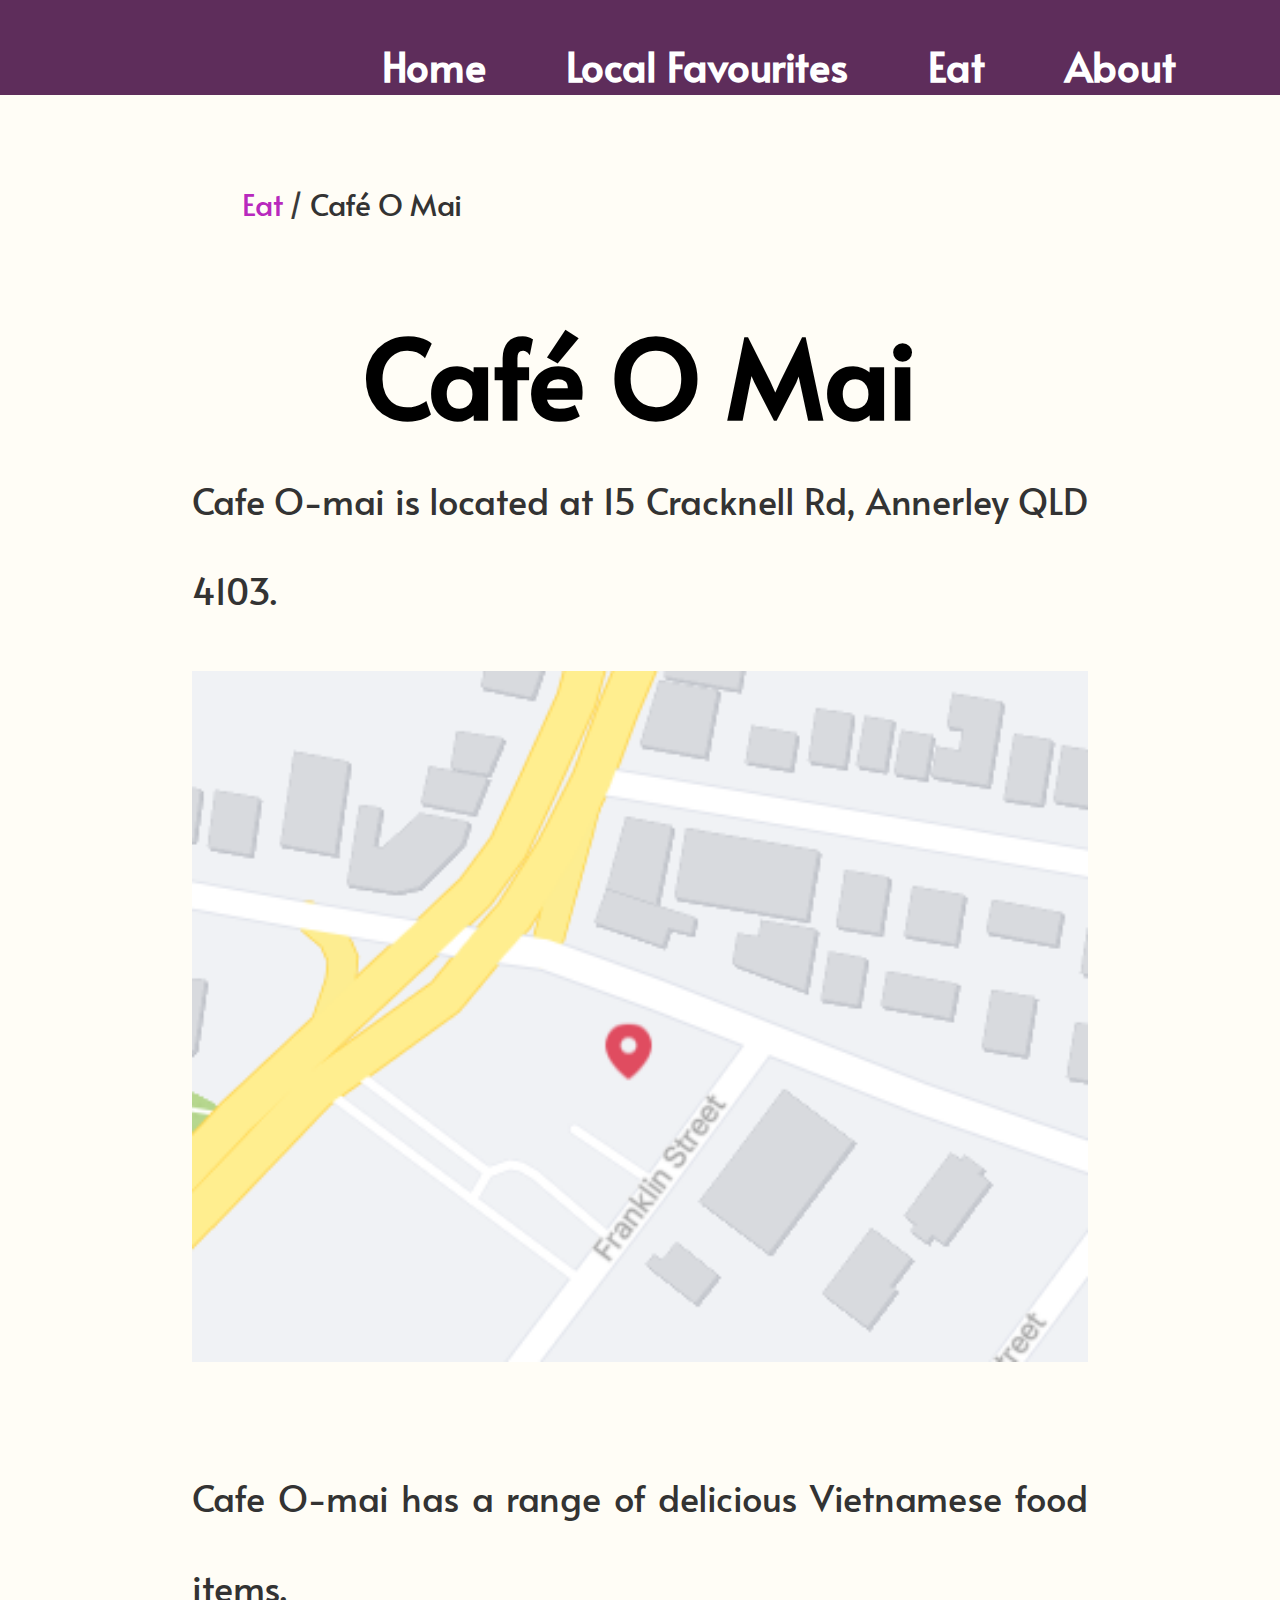
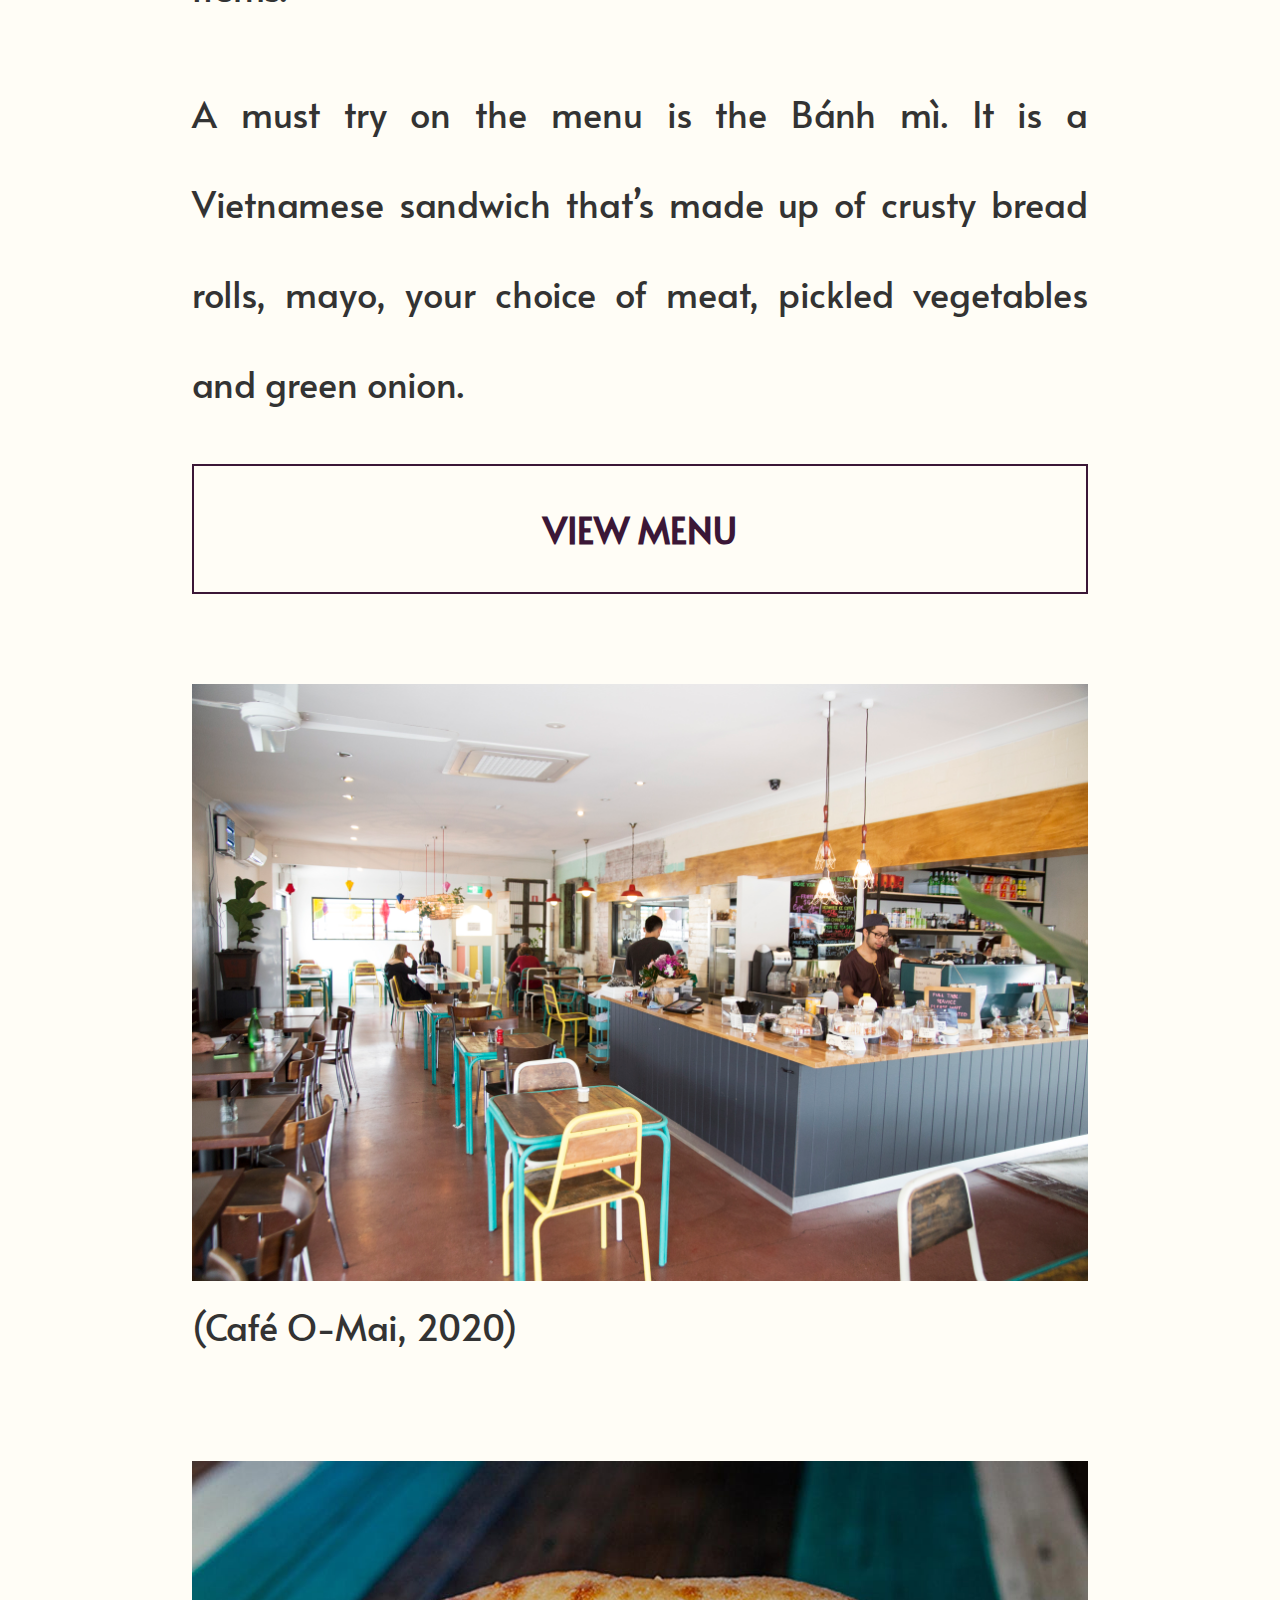
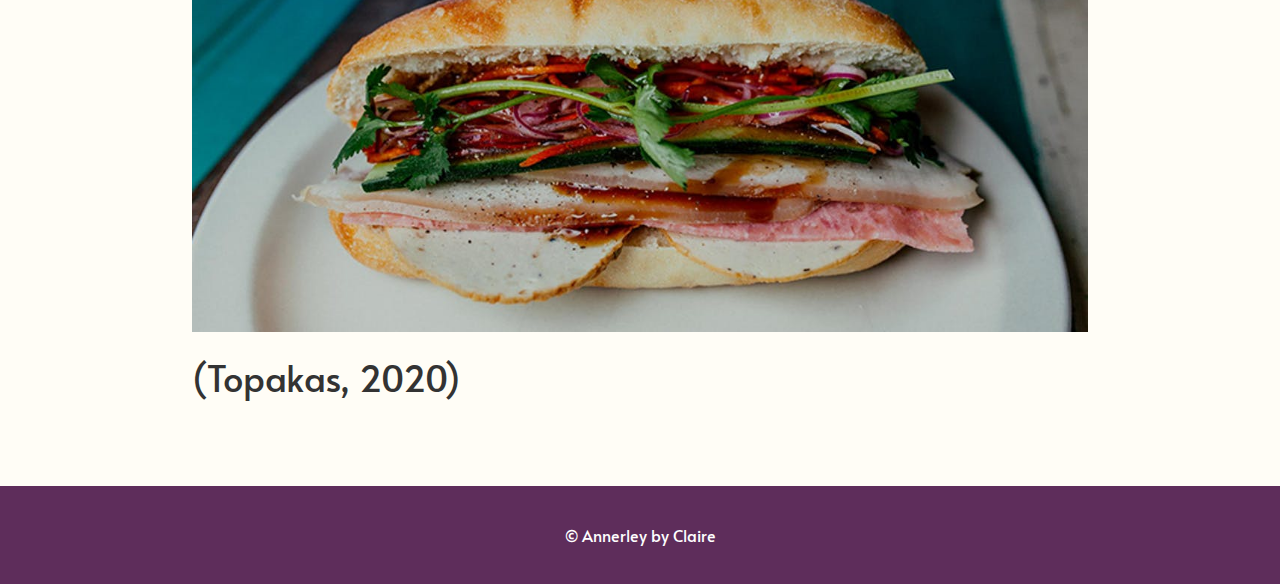
<file: placecafe.html>
<!doctype html>
<html lang="en">
	<head>
		<meta charset="utf-8">
		<title>Destination: Cafe O Mai</title>
        <link rel="stylesheet" type="text/css" href="css/style.css" />
        <link href='https://fonts.googleapis.com/css?family=Alata' rel='stylesheet'>
	</head>
	<body>

		<nav>
			<ul>
				<li >
					<a href="index.html" aria-label="Home Page">Home</a>
				</li>
				<li >
					<a href="category1.html" aria-label="Local Favourites Page">Local Favourites</a>
				</li>
				<li>
					<a href="category2.html" aria-label="Places to Eat Page">Eat</a>
                </li>
                <li>
					<a href="references.html" aria-label="About Page">About</a>
				</li>
			</ul>
		</nav>
	
		
        
		<article id="main-content">
            <ul class="breadcrumb">
                <li><a href="category2.html">Eat</a></li>
                <li>Café O Mai</li>
            </ul>
            <header>
                <h1>Café O Mai</h1> 
            </header>
            <p>Cafe O-mai is located at 15 Cracknell Rd, Annerley QLD 4103. </p>
            <div id="full-image">
                <img src="images/cafemap.PNG" alt="Map showing Location of cafe.">
                <br>
                <p>Cafe O-mai has a range of delicious Vietnamese food items. </p>
                <p>A must try on the menu is the Bánh mì. It is a Vietnamese sandwich that’s made up of crusty bread rolls, mayo, your choice of meat, pickled vegetables and green onion.  </p>
                <a href="https://www.cafeomai.com.au/index.php/menu" target="_blank" class="main-button">View Menu</a>
                <br>
                <figure>
                    <img src="images/cafe_o_mai_dining.jpg" alt="Image of Cafe O Mai from inside dining.">
                    <figcaption>(Café O-Mai, 2020)</figcaption>
                </figure>
                <br>
                <figure>
                    <img src="images/cafe_o_mai_sandwhich.jpg" alt="Image of sandwhich from Cafe O Mai.">
                    <figcaption>(Topakas, 2020)</figcaption>
                </figure>
                
            </div>
		</article>
		
		<footer>
			&copy; Annerley by Claire
		</footer>
		
	</body>
</html>
</file>
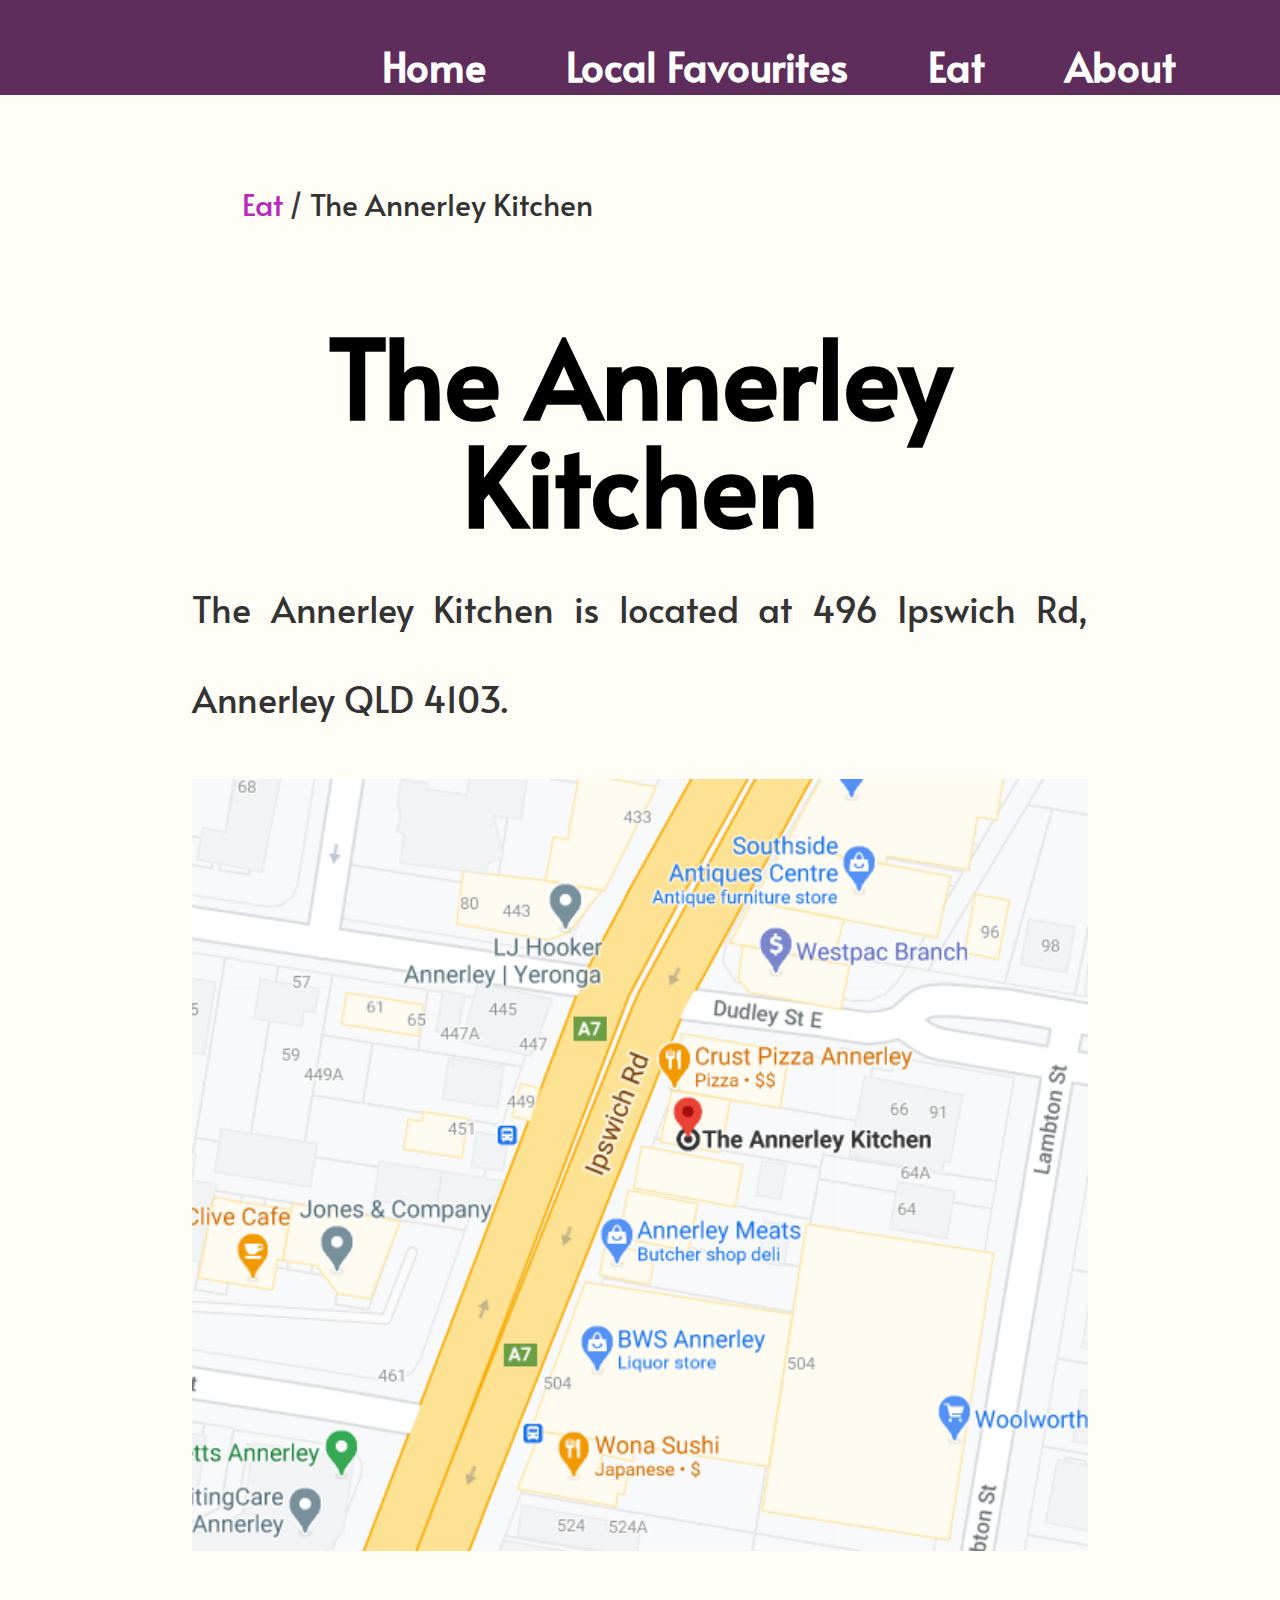
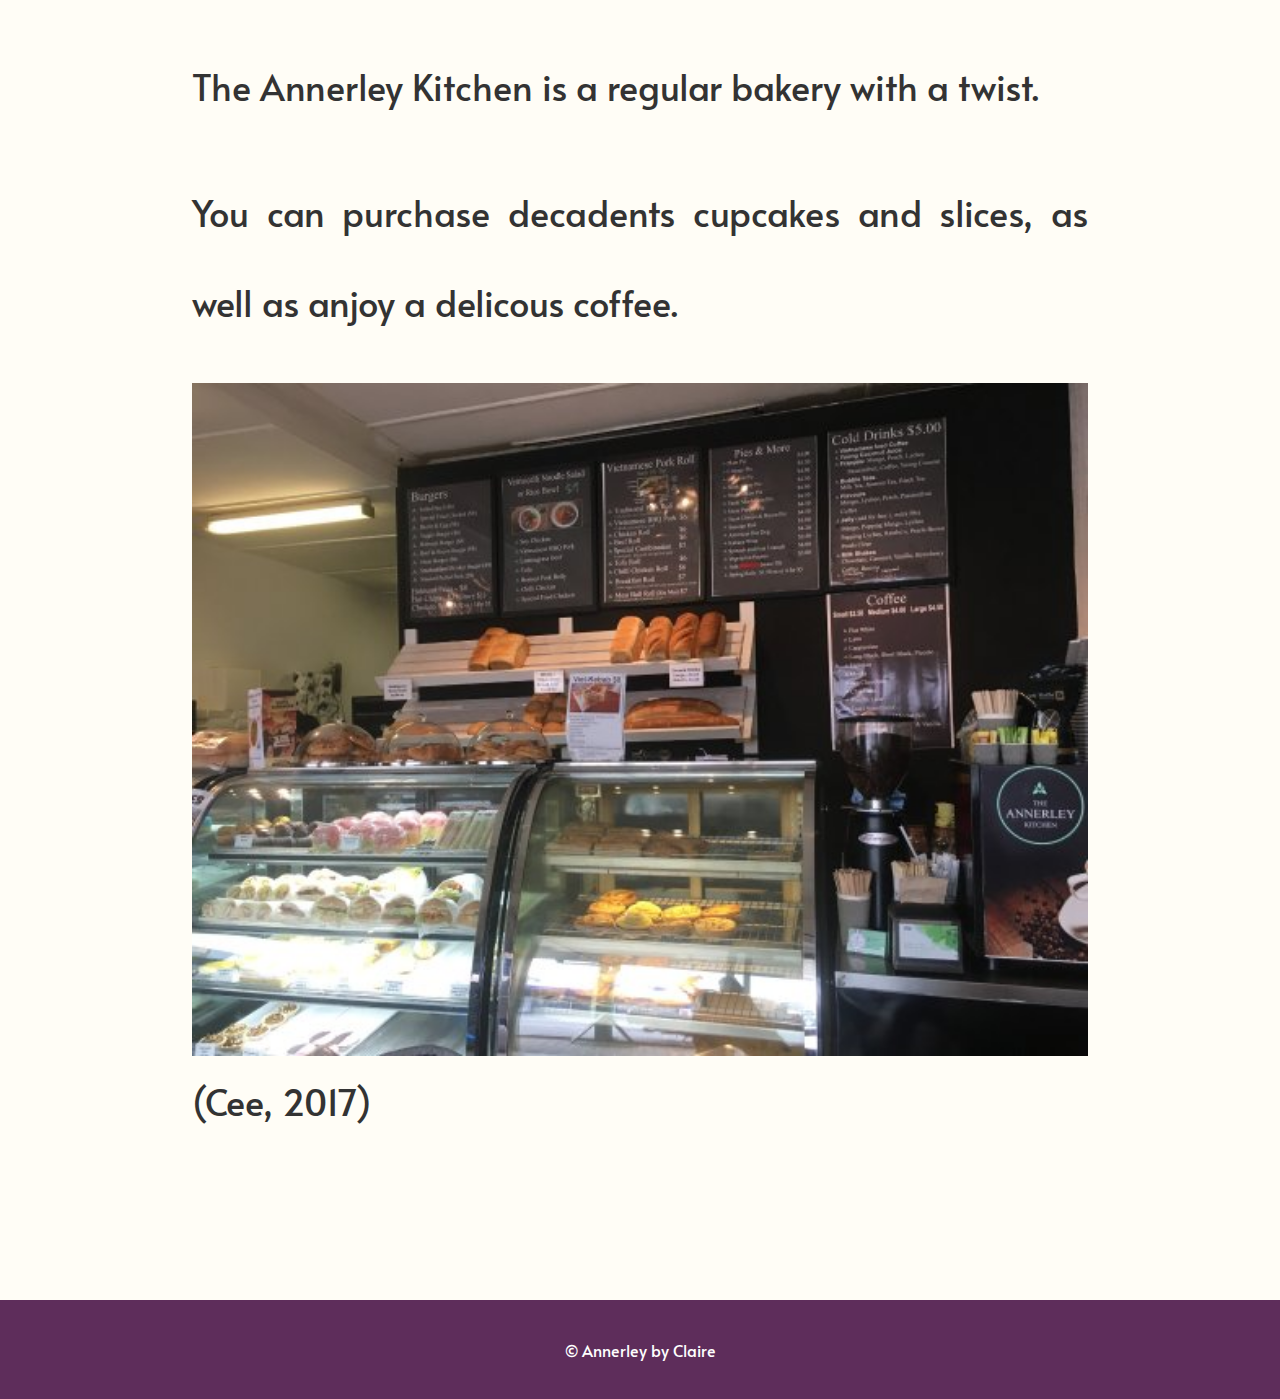
<file: placekitchen.html>
<!doctype html>
<html lang="en">
	<head>
		<meta charset="utf-8">
		<title>Destination: The Annerley Kitchen</title>
        <link rel="stylesheet" type="text/css" href="css/style.css" />
        <link href='https://fonts.googleapis.com/css?family=Alata' rel='stylesheet'>
	</head>
	<body>

		<nav>
			<ul>
				<li >
					<a href="index.html" aria-label="Home Page">Home</a>
				</li>
				<li >
					<a href="category1.html" aria-label="Local Favourites Page">Local Favourites</a>
				</li>
				<li>
					<a href="category2.html" aria-label="Places to Eat Page">Eat</a>
                </li>
                <li>
					<a href="references.html" aria-label="About Page">About</a>
				</li>
			</ul>
		</nav>
	
		
        
		<article id="main-content">
            <ul class="breadcrumb">
                <li><a href="category2.html">Eat</a></li>
                <li>The Annerley Kitchen</li>
            </ul>
            <header>
                <h1>The Annerley Kitchen</h1>
            </header>
            <p>The Annerley Kitchen is located at 496 Ipswich Rd, Annerley QLD 4103.</p>
            <div id="full-image">
                <img src="images/kitchenmap.PNG" alt="Map showing Location of kitchen.">
            <br>
            <p>The Annerley Kitchen is a regular bakery with a twist.</p>
            <p>You can purchase decadents cupcakes and slices, as well as anjoy a delicous coffee.</p>
            <figure>
                <img src="images/annerleykitchen.jpg" alt="Image of Annerley Kitchen interior shop.">
                <figcaption>(Cee, 2017)</figcaption>
            </figure>
            </div>
            <br>
		</article>
		
		<footer>
			&copy; Annerley by Claire
		</footer>
		
	</body>
</html>
</file>
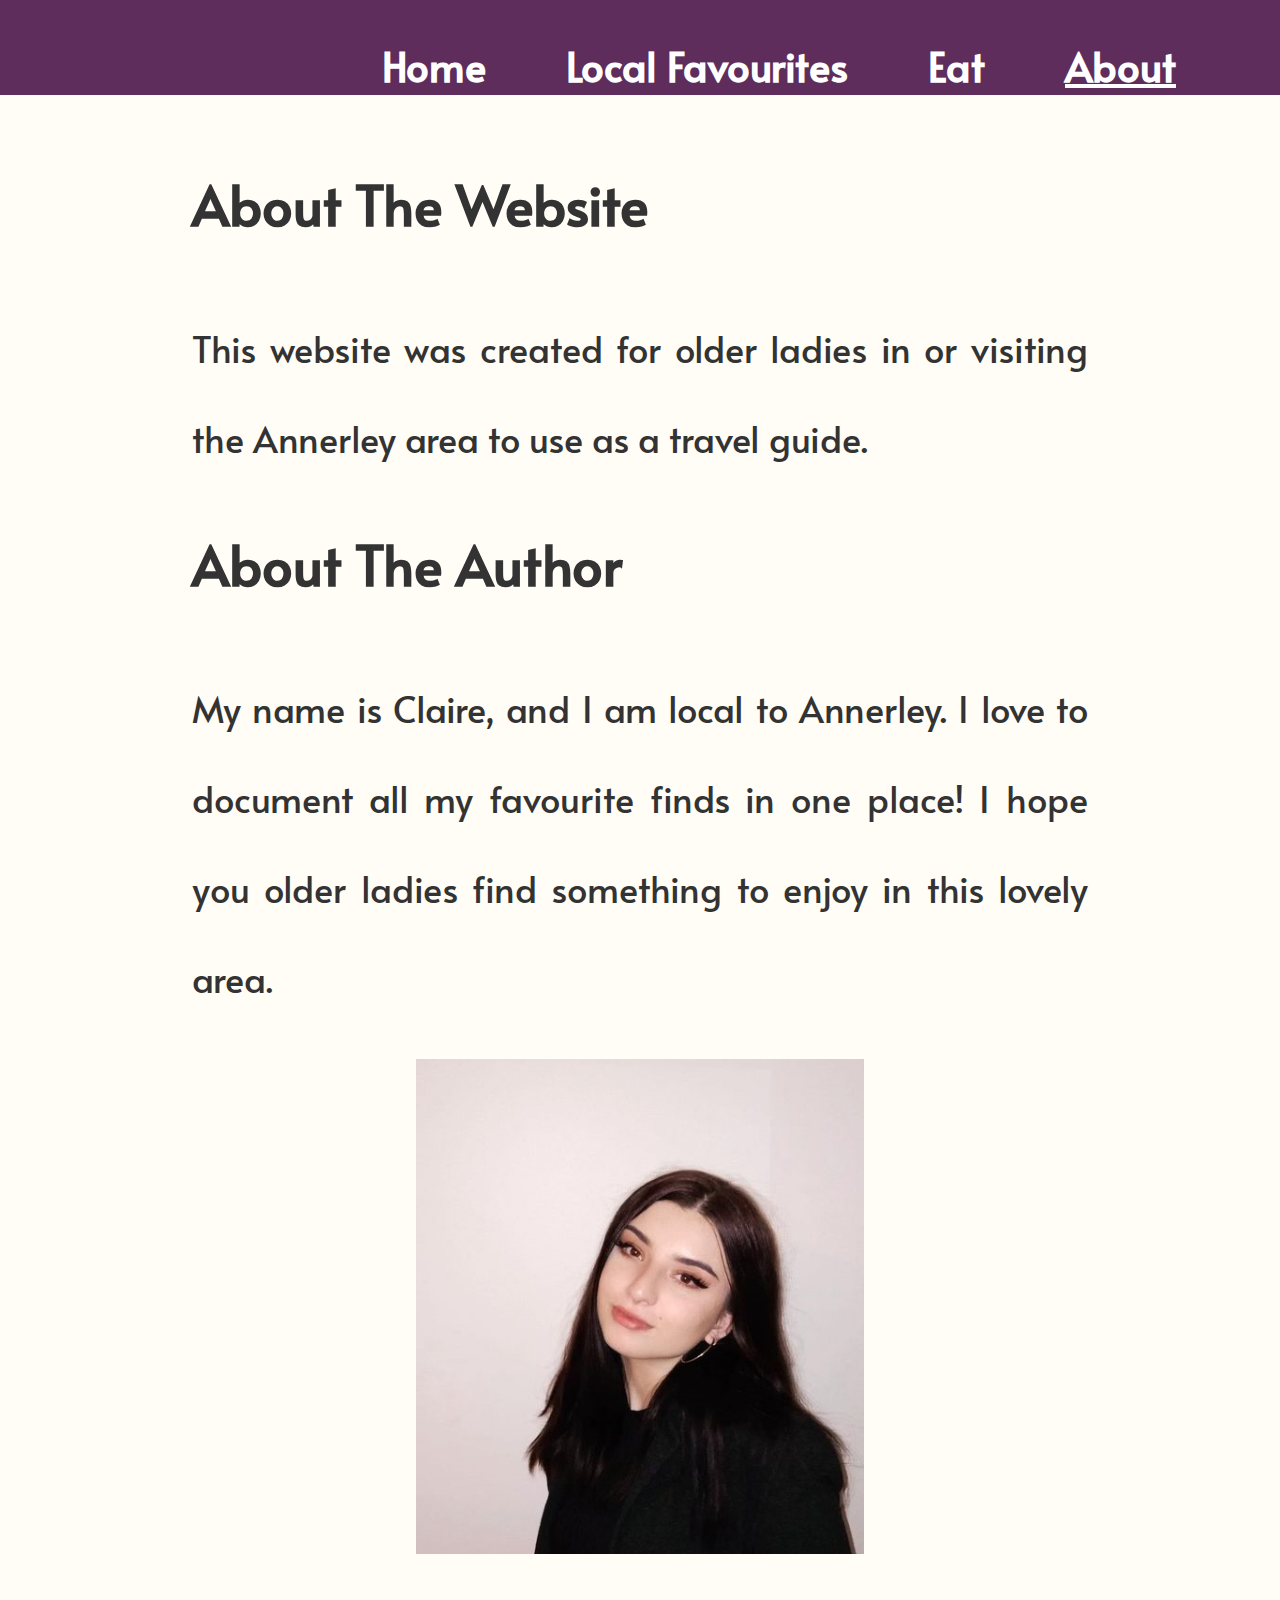
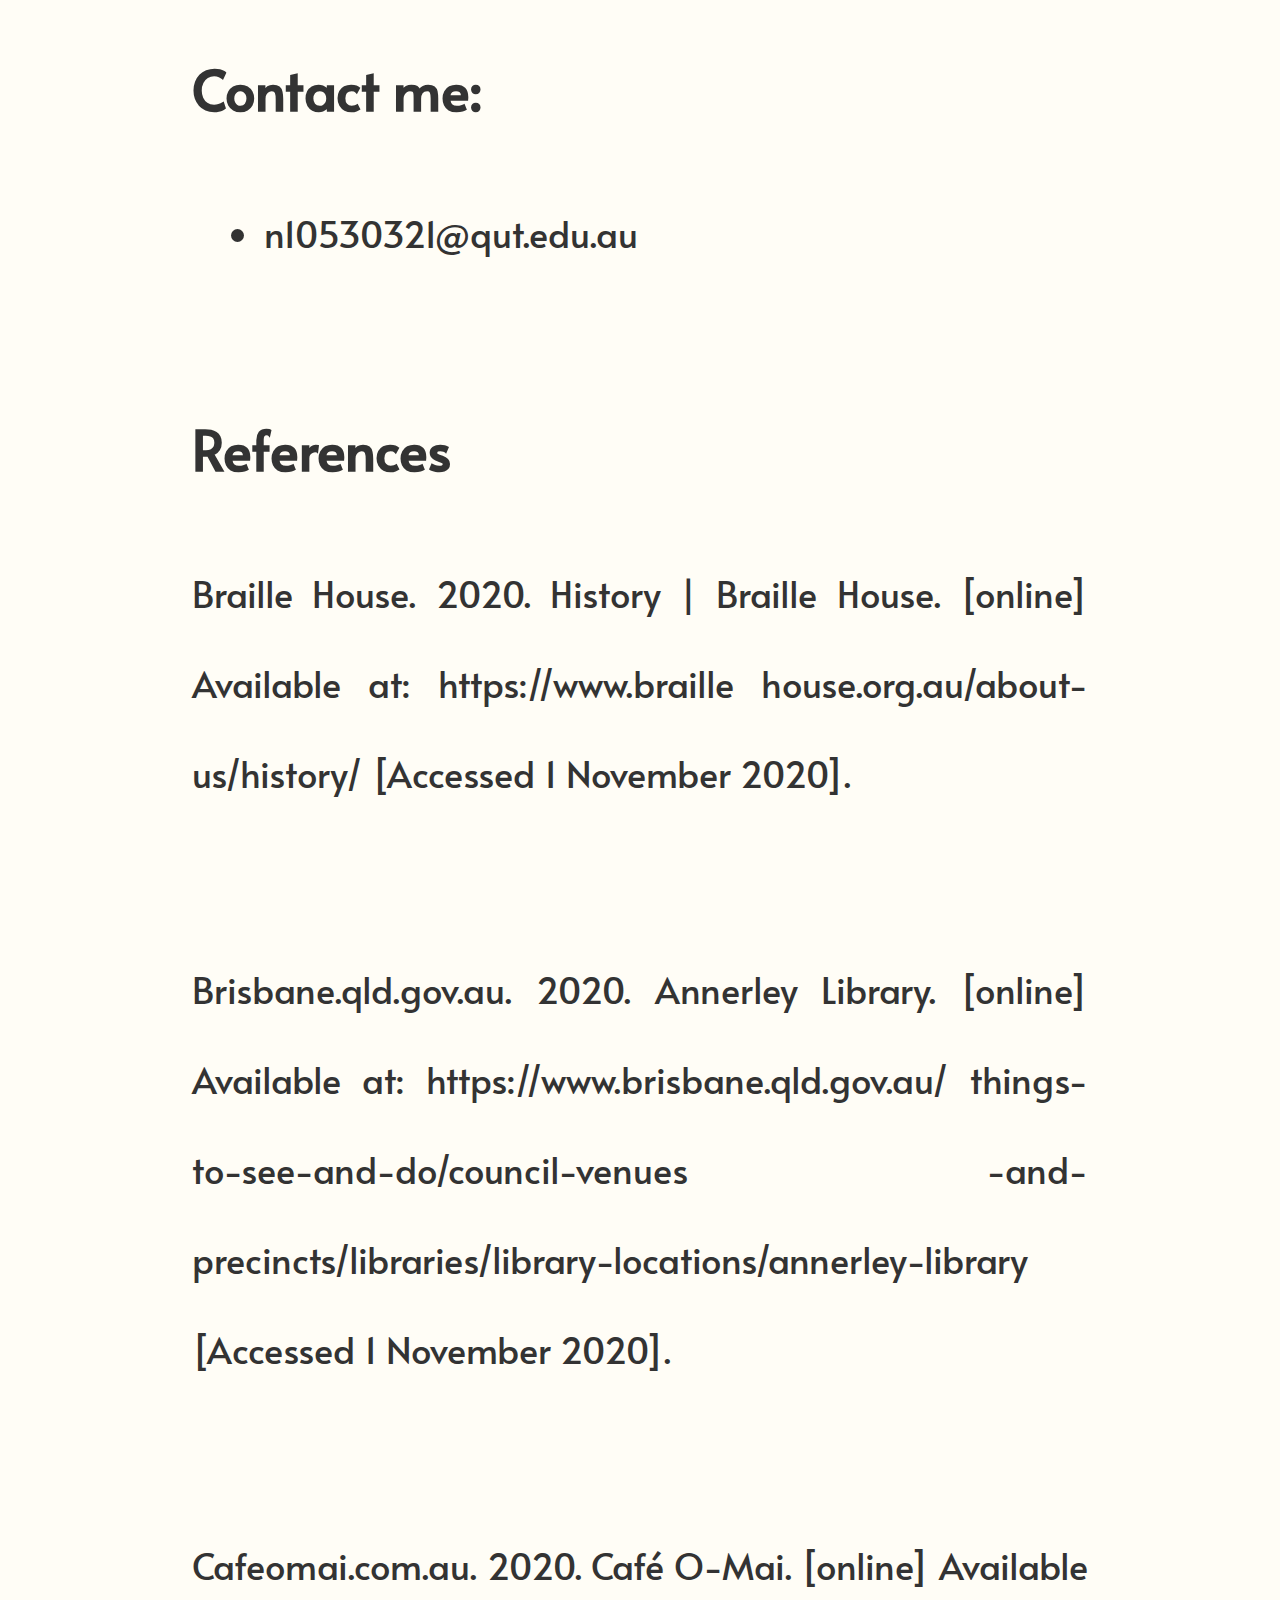
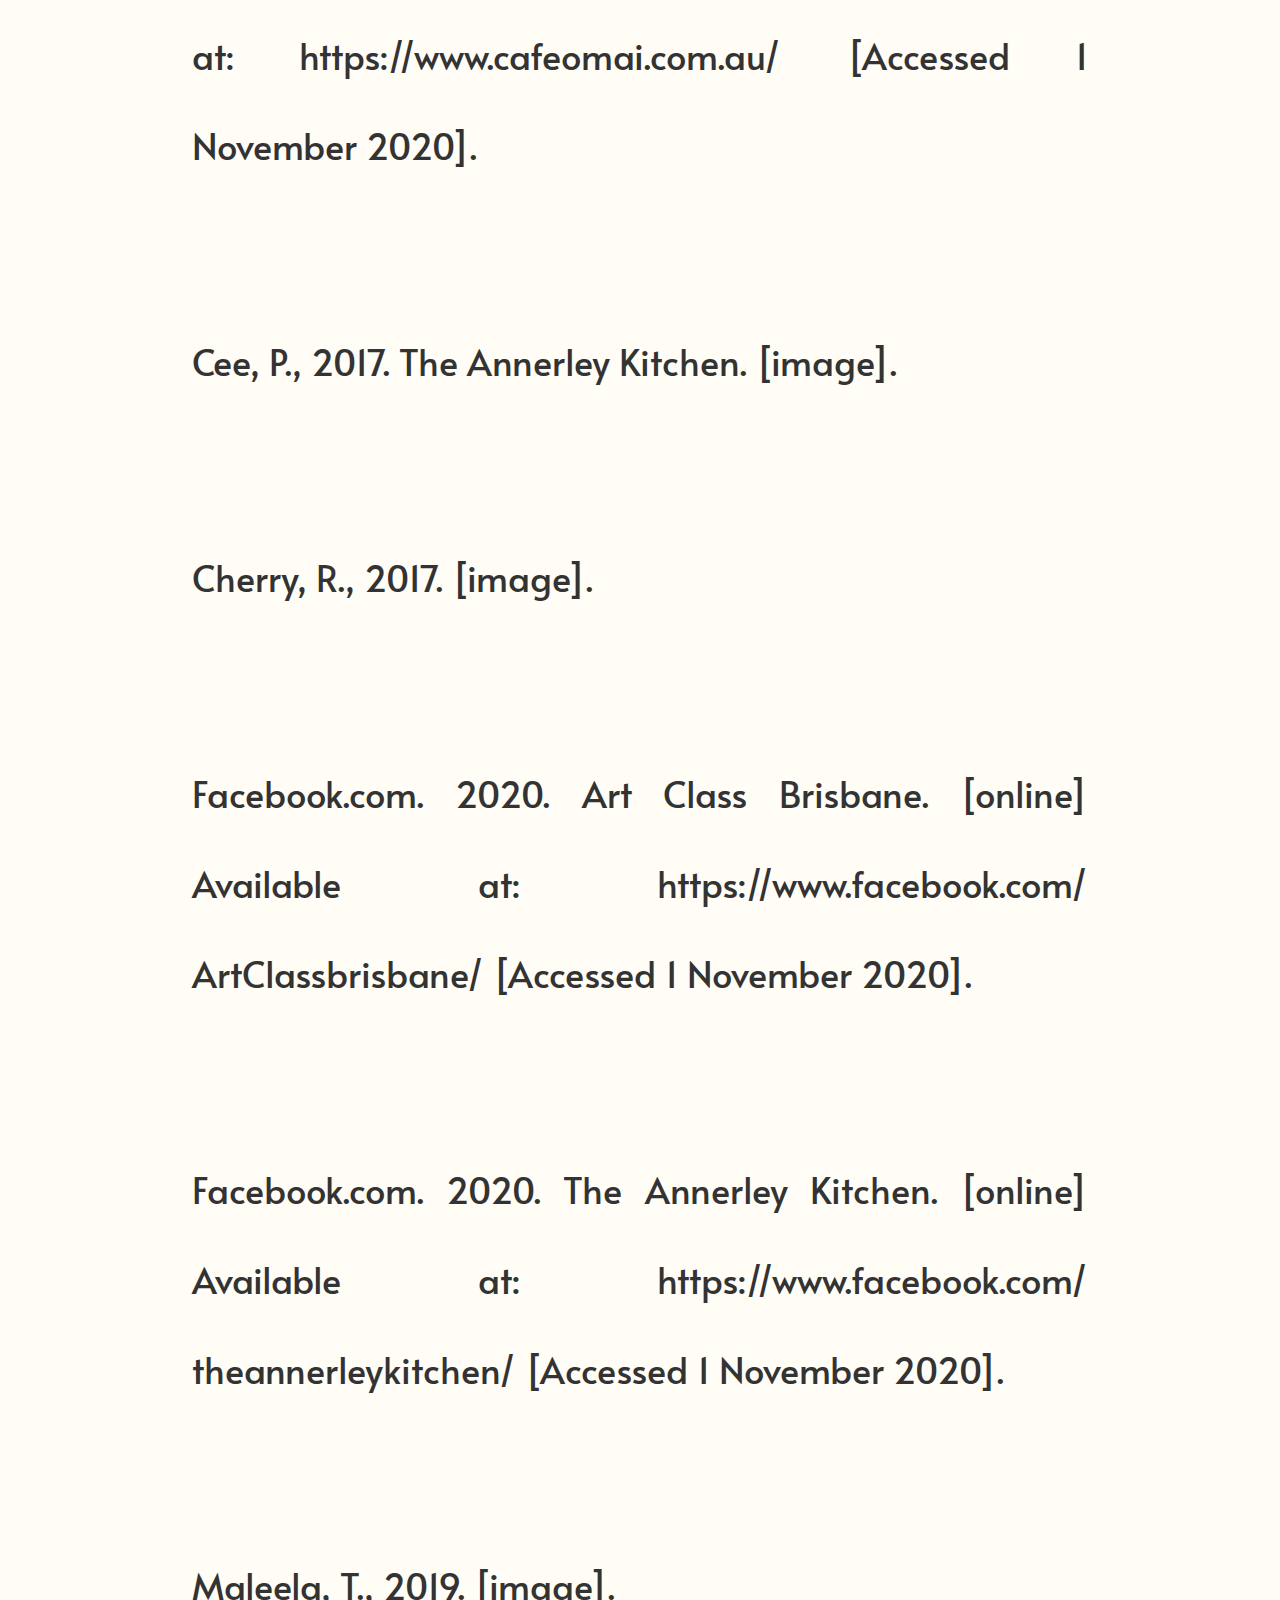
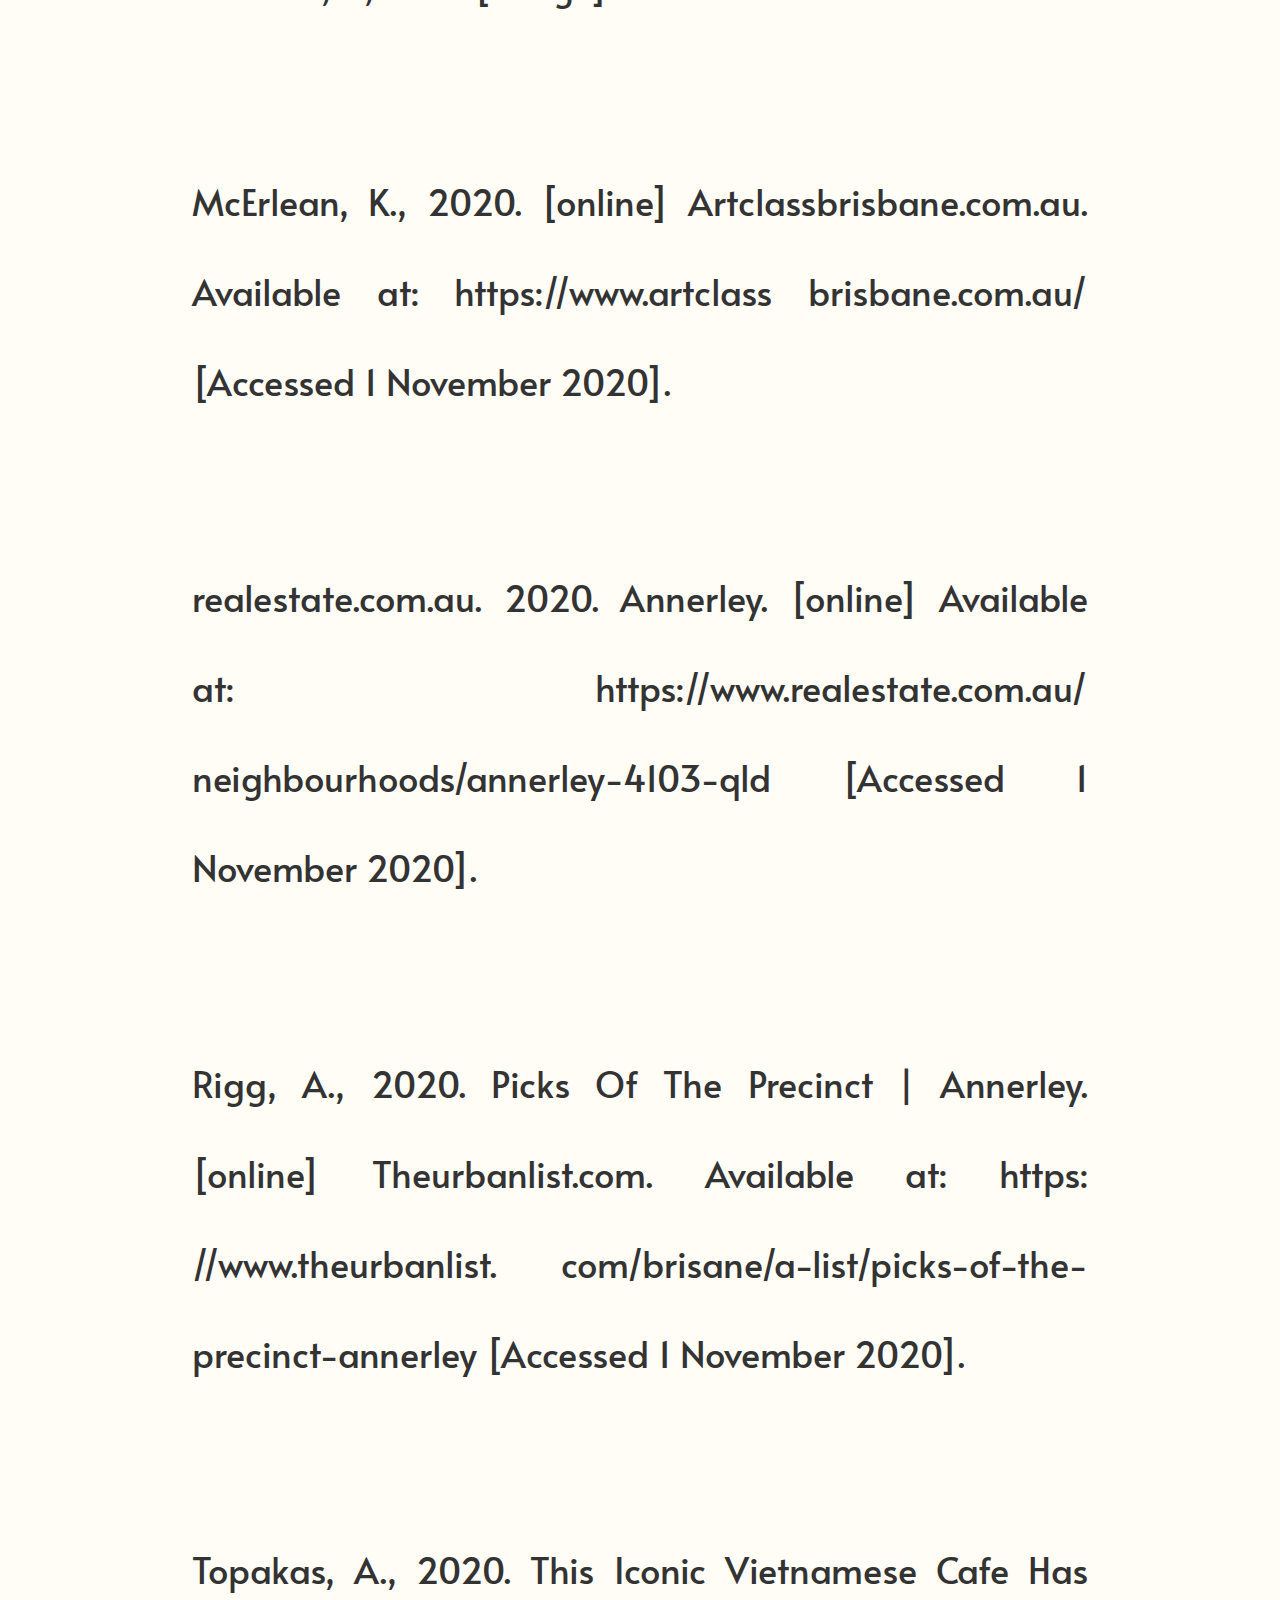
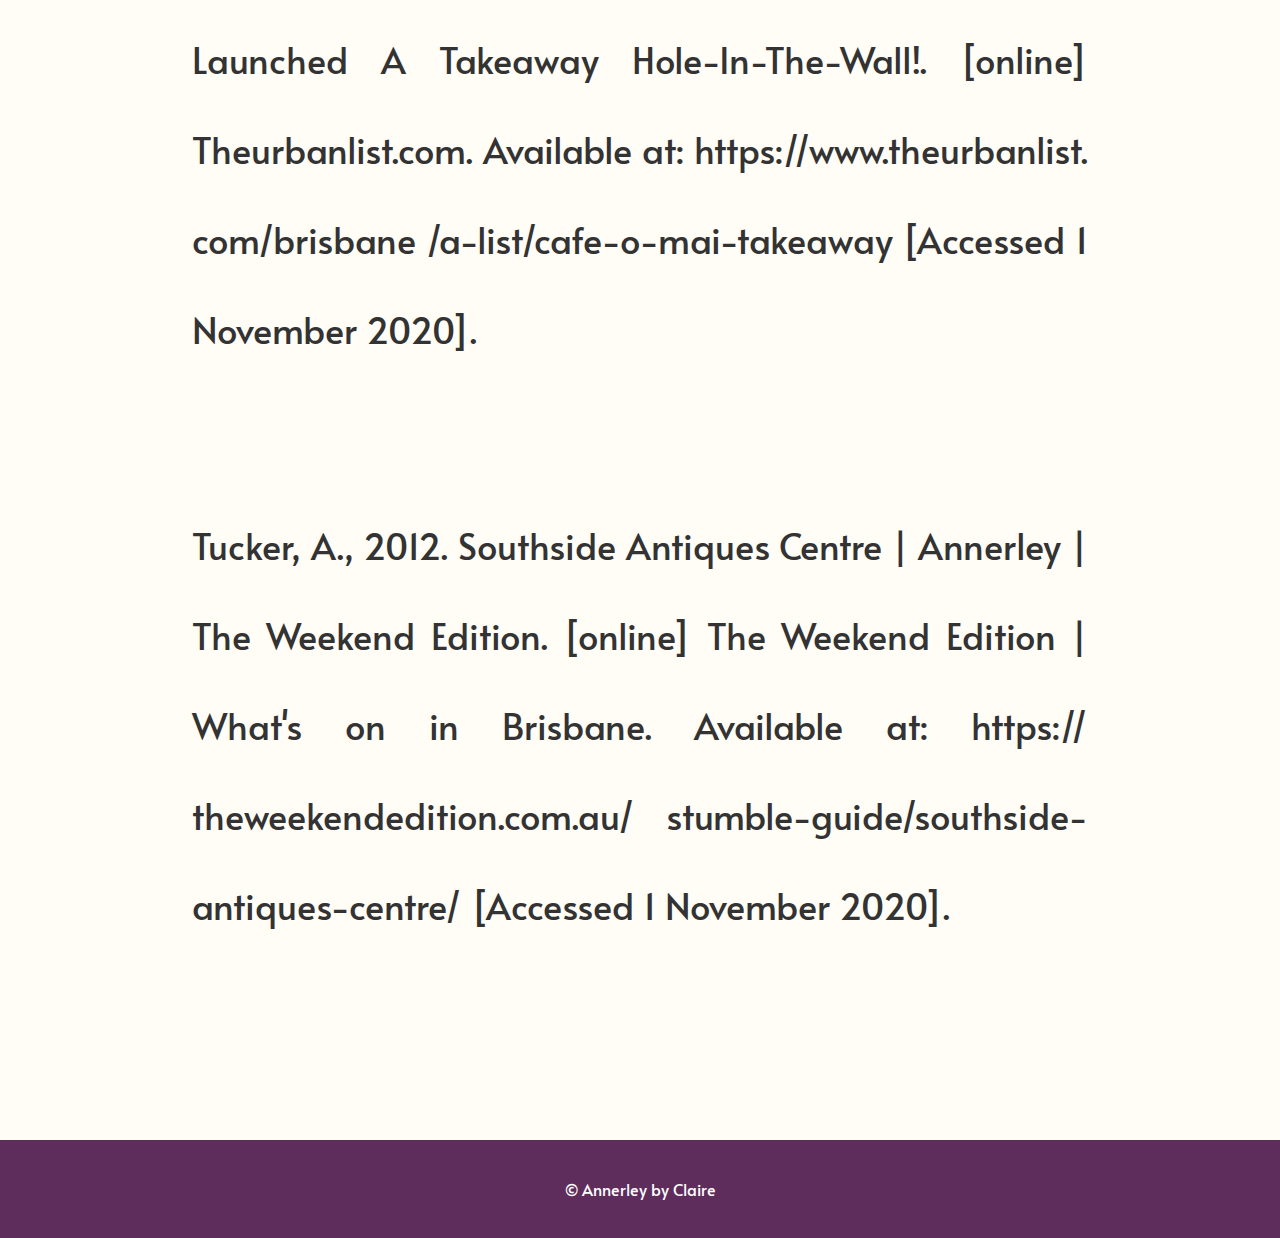
<file: references.html>
<!doctype html>
<html lang="en">
	<head>
		<meta charset="utf-8">
		<title>Annerley for the Senior Ladies</title>
        <link rel="stylesheet" type="text/css" href="css/style.css" />
        <link href='https://fonts.googleapis.com/css?family=Alata' rel='stylesheet'>
	</head>
	<body>

		<nav>
			<ul>
				<li>
					<a href="index.html" aria-label="Home Page">Home</a>
				</li>
				<li>
					<a href="category1.html" aria-label="Local Favourites Page">Local Favourites</a>
				</li>
				<li>
					<a href="category2.html" aria-label="Places to Eat Page">Eat</a>
                </li>
                <li class="active" aria-current="true">
					<a href="references.html" aria-label="About Page">About</a>
				</li>
			</ul>
		</nav>
		<article id="main-content">
            <h2>About The Website</h2>
            <p>This website was created for older ladies in or visiting the Annerley area to use as a travel guide.</p>
			<h2>About The Author</h2>
            <p>My name is Claire, and I am local to Annerley. I love to document all my favourite finds in one place! I hope you older ladies find something to enjoy in this lovely area.</p>
            <img src="images/profile.jpg" alt="Image of the author, Claire." class="center">
            <br>
            <h2>Contact me:</h2>

                <ul>
                    <li>n10530321@qut.edu.au</li>
                </ul>
                <br>
                <h2>References</h2>
                <p> Braille House. 2020. History | Braille House. [online] Available at: https://www.braille
                    house.org.au/about-us/history/ [Accessed 1 November 2020].</p>
                <br>
                <p>Brisbane.qld.gov.au. 2020. Annerley Library. [online] Available at: https://www.brisbane.qld.gov.au/
                    things-to-see-and-do/council-venues
                    -and-precincts/libraries/library-locations/annerley-library [Accessed 1 November 2020].</p>
                <br>
                <p>Cafeomai.com.au. 2020. Café O-Mai. [online] Available at: https://www.cafeomai.com.au/ [Accessed 1 November 2020].</p>
                <br>
                <p>Cee, P., 2017. The Annerley Kitchen. [image].</p>
                <br>
                <p>Cherry, R., 2017. [image].</p>
                <br>
                <p>Facebook.com. 2020. Art Class Brisbane. [online] Available at: https://www.facebook.com/
                    ArtClassbrisbane/ [Accessed 1 November 2020].</p>
                <br>
                <p>Facebook.com. 2020. The Annerley Kitchen. [online] Available at: https://www.facebook.com/
                    theannerleykitchen/ [Accessed 1 November 2020].</p>
                <br>
                <p>Maleela, T., 2019. [image].</p>
                <br>
                <p>McErlean, K., 2020. [online] Artclassbrisbane.com.au. Available at: https://www.artclass
                    brisbane.com.au/ [Accessed 1 November 2020].</p>
                <br>
                <p>realestate.com.au. 2020. Annerley. [online] Available at: https://www.realestate.com.au/
                    neighbourhoods/annerley-4103-qld [Accessed 1 November 2020].</p>
                <br>
                <p>Rigg, A., 2020. Picks Of The Precinct | Annerley. [online] Theurbanlist.com. Available at: https:
                    //www.theurbanlist.
                    com/brisane/a-list/picks-of-the-precinct-annerley [Accessed 1 November 2020].</p>
                <br>
                <p>Topakas, A., 2020. This Iconic Vietnamese Cafe Has Launched A Takeaway Hole-In-The-Wall!. [online] Theurbanlist.com. 
                    Available at: https://www.theurbanlist.
                    com/brisbane
                    /a-list/cafe-o-mai-takeaway [Accessed 1 November 2020].</p>
                <br>
                <p>Tucker, A., 2012. Southside Antiques Centre | Annerley | The Weekend Edition. [online] The Weekend Edition | What's on in Brisbane. 
                    Available at: 
                    https://
                    theweekendedition.com.au/
                    stumble-guide/southside-antiques-centre/ [Accessed 1 November 2020].</p>
                <br>
	
        </article>
		
		<footer>
			&copy; Annerley by Claire
		</footer>
		
	</body>
</html>
</file>
<file: css/style.css>
* {
	margin: 0;
	padding: 0;
}

html, body {
	height: 100%;
}

body {
	background-image: url("../images/background.jpg");
	min-width: 320px;
	max-width: 1500px;
	margin: 0 auto;
	font-family:'Alata';
	color: #333;
}

nav, header, footer {
	padding: 3% 5%;
}

/* Navigation */

nav {
	background: rgb(94, 45, 91);
	color: white;
	overflow: hidden;
	text-align: center;
	height: 2%;
	
}

nav li {
	list-style: none;
	display: inline-block;
	margin: 0 0.5em;
	font-size: 2.5em;
}

nav a {
	color: white;
	text-decoration: none;
	font-weight: bold;
}

nav a:hover, .active {
	text-decoration: underline;
}

/* Header */

header {
	padding-top: 5%;
	background-color:rgb(255, 253, 246);
	background-size: cover;
	background-position: center center;
	color: rgb(0, 0, 0);
	text-align: center;
}

header h1 {
	font-weight: bolder;
	font-size: 3em;
	line-height: 1em;
}

/*Breadcrumbs */

.breadcrumb {
	text-align: left;
	font-size: 25px;
}
  
/*Slash*/
ul.breadcrumb li+li:before {
	color: rgb(58, 58, 58);
	content: "/\00a0";
}
  
  /* Color for links*/
ul.breadcrumb li a {
	color: #b829bd;
	text-decoration: none;
}
  
/* Color for hover*/
ul.breadcrumb li a:hover {
	color: #50017e;
	text-decoration: underline;
}
  

/*main div*/
#main-content {
	background:rgb(255, 253, 246);
	text-align: justify;
	font-size: 36px;
	line-height: 2.5em;
}

#main-content ul, #main-content ol {
	margin-left: 2em;
	margin-bottom: 1em;
}

#main-content li {
	margin-bottom: 0.5em;
}

#main-content h2, #main-content p {
	margin-bottom: 1em;
}

.main-button {
	display: block;
	text-align: center;
	color: rgb(59, 23, 55);
	text-decoration: none;
	border: 2px solid rgb(59, 23, 55);
	padding: 0.5em 1em;
	font-weight: bold;
	text-transform: uppercase;
}

#main-button:hover {
	background-color: white;
	color: #333;
}

/* Full image */

#full-image img {
	width: 100%;
	display: block; 
}

.center {
	display: block;
	margin-left: auto;
	margin-right: auto;
	width: 50%;
  }


/* Footer */

footer {
	background:rgb(94, 45, 91);
	color: white;
	text-align: center;
}


/* Desktop style for wider than 600px */

@media only screen and (min-width: 600px) {

  /* Navigation */

  nav ul {
      display: flex;
      justify-content: flex-end;
  }

  nav li {
      margin: 0 1em;
  }

 
 /*breadcrumb - compacts and enlarges font*/
  ul.breadcrumb li {
	display: inline;
	font-size: 30px;
  }

   /* Main content */
  #main-content {
      padding: 5% 15%;
  }
  .column {
    width: 100%;
  }
}
</file>
